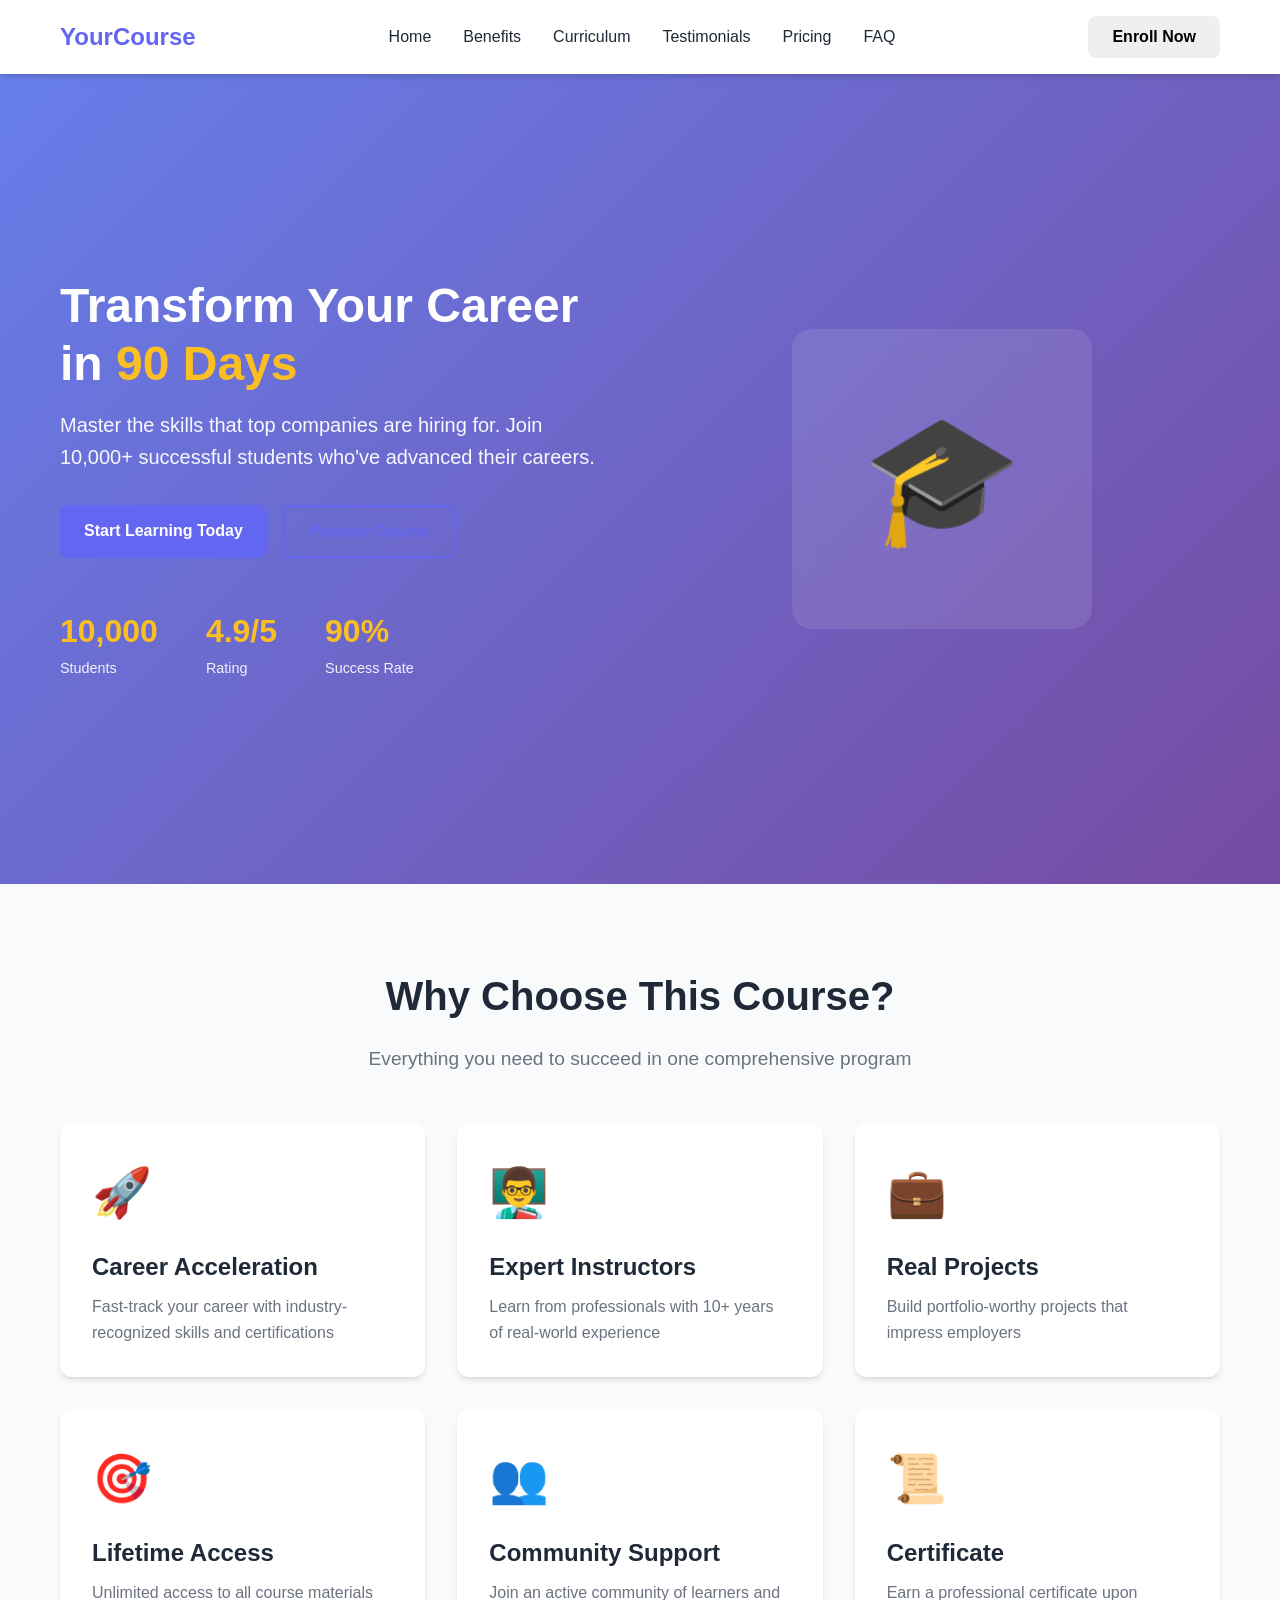
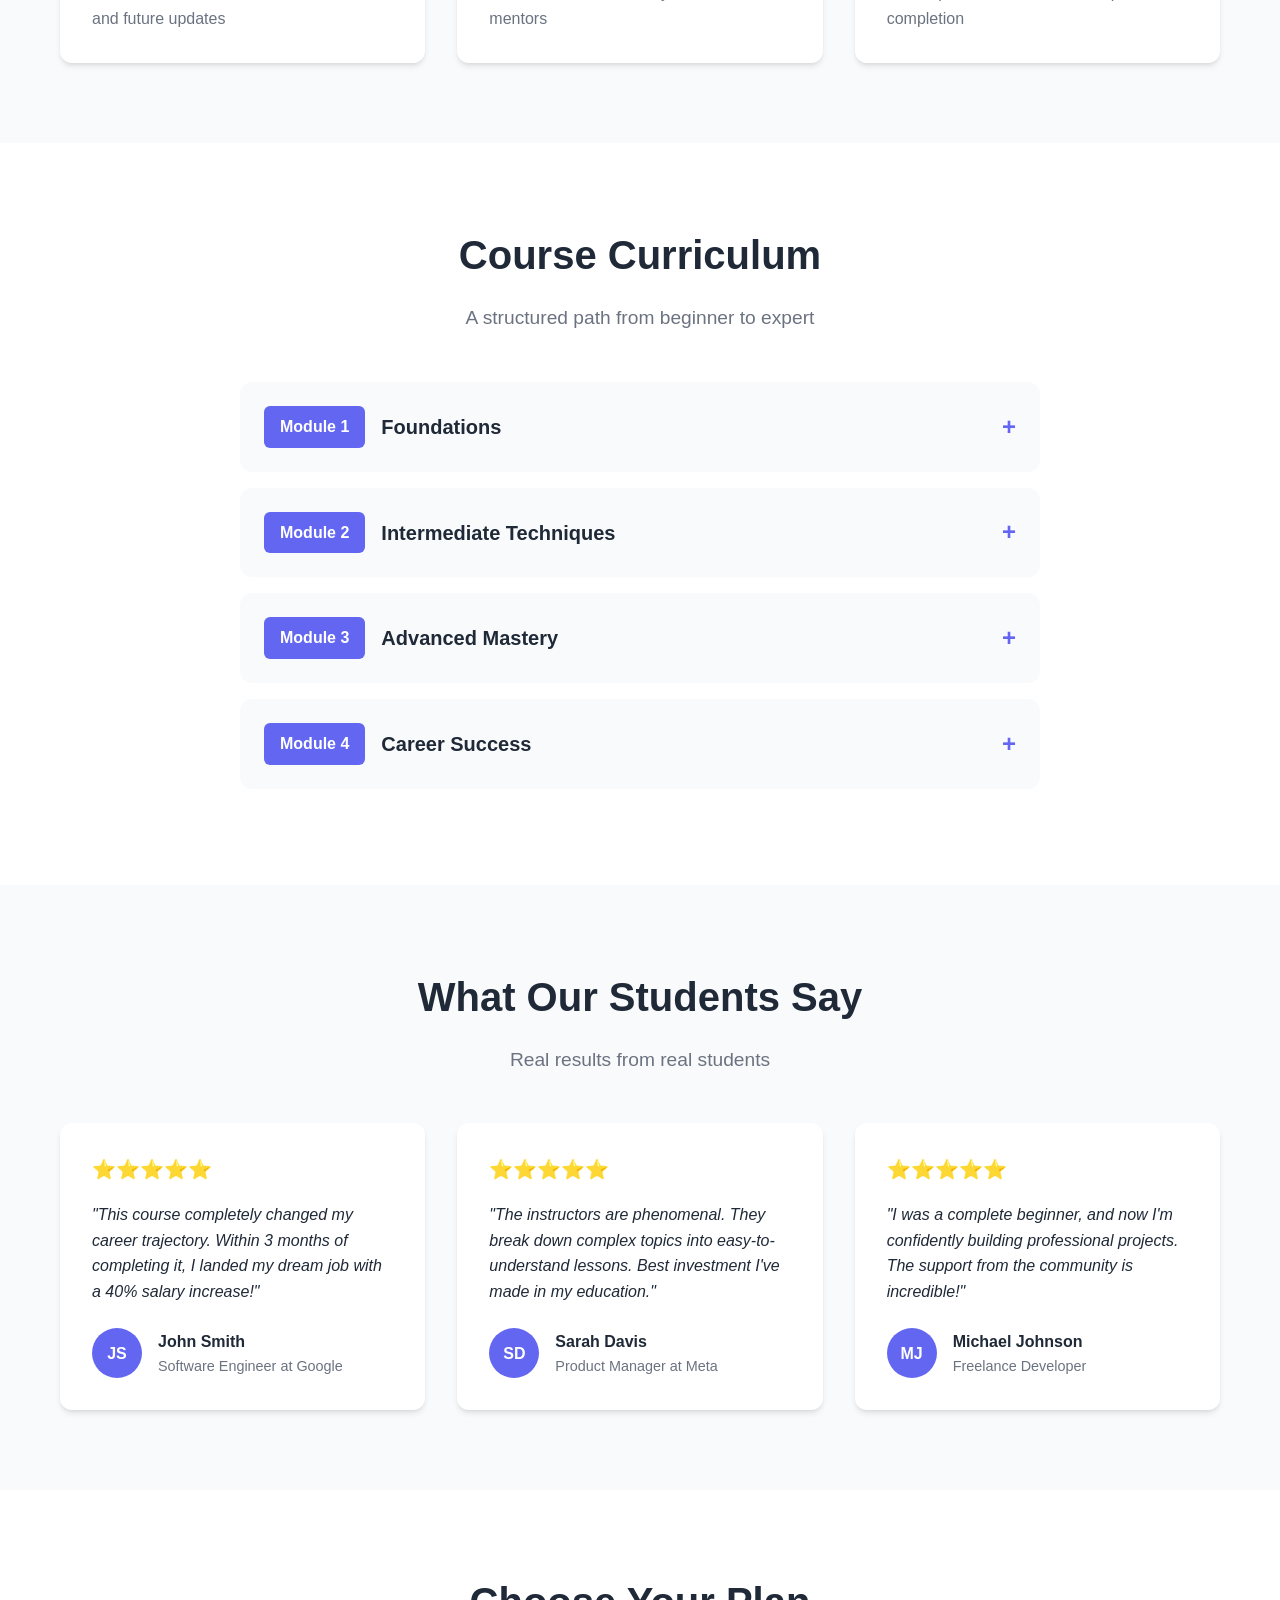
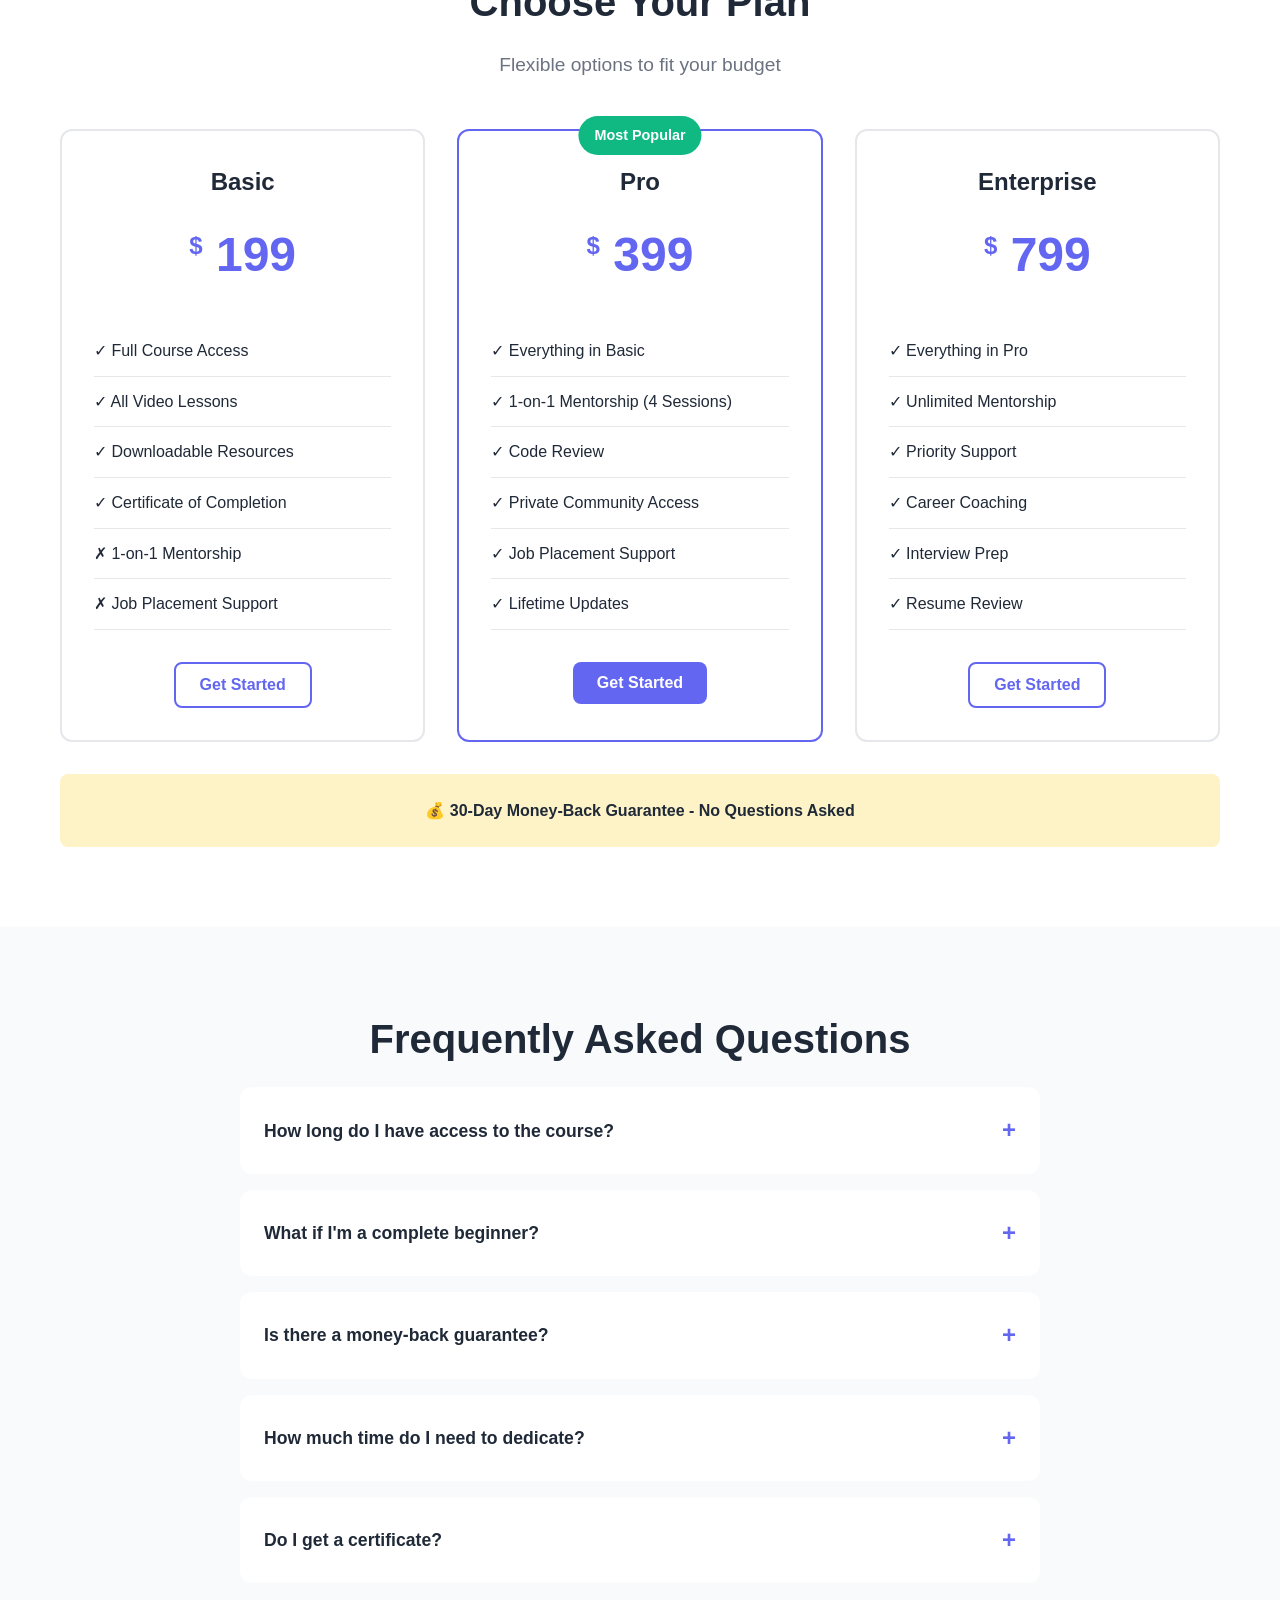
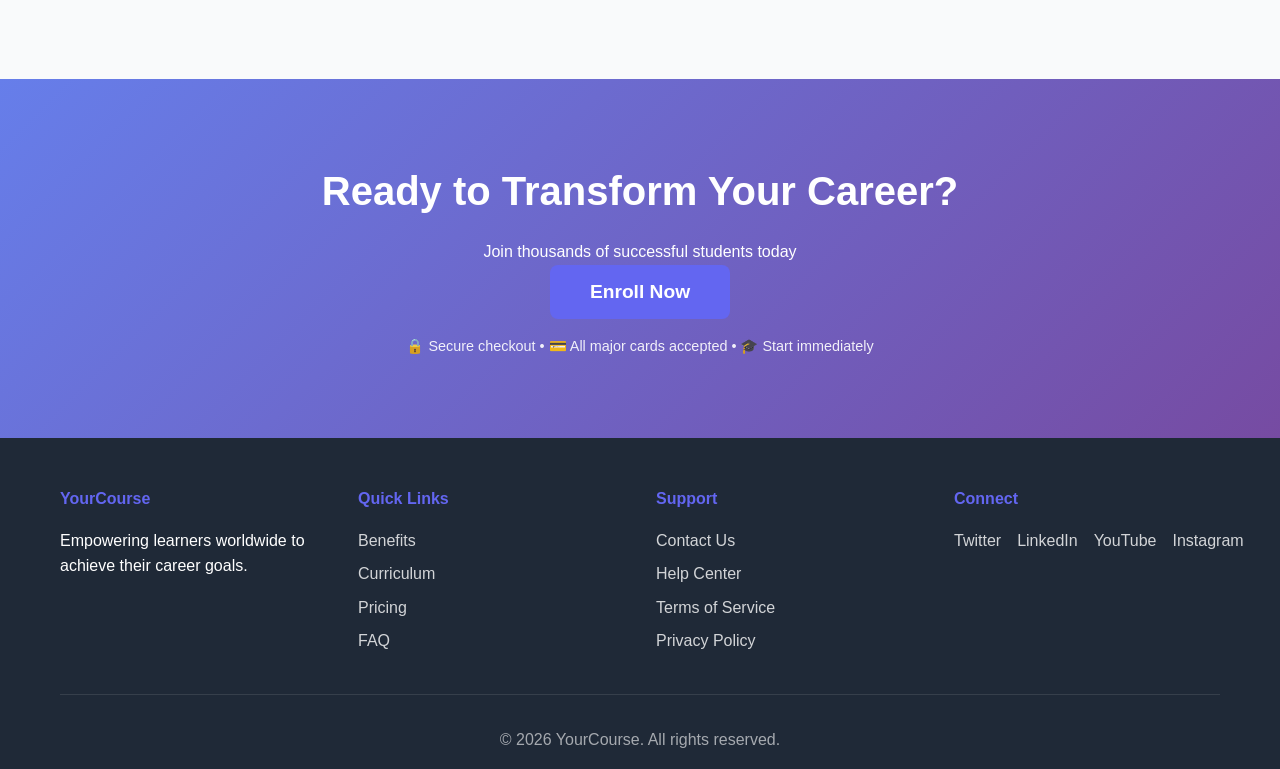
<file: index.html>
<!DOCTYPE html>
<html lang="en">
<head>
    <meta charset="UTF-8">
    <meta name="viewport" content="width=device-width, initial-scale=1.0">
    <meta name="description" content="Transform your career with our comprehensive course. Learn from industry experts and master in-demand skills.">
    <title>Master Your Skills - Professional Course</title>
    <link rel="stylesheet" href="styles.css">
    <script src="config.js"></script>
</head>
<body>
    <!-- Navigation -->
    <nav class="navbar" id="navbar">
        <div class="container nav-container">
            <div class="logo">YourCourse</div>
            <ul class="nav-menu" id="navMenu">
                <li><a href="#hero">Home</a></li>
                <li><a href="#benefits">Benefits</a></li>
                <li><a href="#curriculum">Curriculum</a></li>
                <li><a href="#testimonials">Testimonials</a></li>
                <li><a href="#pricing">Pricing</a></li>
                <li><a href="#faq">FAQ</a></li>
            </ul>
            <button class="cta-button nav-cta">Enroll Now</button>
            <div class="hamburger" id="hamburger">
                <span></span>
                <span></span>
                <span></span>
            </div>
        </div>
    </nav>

    <!-- Hero Section -->
    <section id="hero" class="hero">
        <div class="container hero-container">
            <div class="hero-content">
                <h1 class="hero-title">Transform Your Career in <span class="highlight">90 Days</span></h1>
                <p class="hero-subtitle">Master the skills that top companies are hiring for. Join 10,000+ successful students who've advanced their careers.</p>
                <div class="hero-cta">
                    <button class="cta-button primary">Start Learning Today</button>
                    <a href="course.html" class="cta-button secondary" style="text-decoration: none; display: inline-block;">Preview Course</a>
                </div>
                <div class="hero-stats">
                    <div class="stat">
                        <span class="stat-number">10,000+</span>
                        <span class="stat-label">Students</span>
                    </div>
                    <div class="stat">
                        <span class="stat-number">4.9/5</span>
                        <span class="stat-label">Rating</span>
                    </div>
                    <div class="stat">
                        <span class="stat-number">90%</span>
                        <span class="stat-label">Success Rate</span>
                    </div>
                </div>
            </div>
            <div class="hero-image">
                <div class="placeholder-image">🎓</div>
            </div>
        </div>
    </section>

    <!-- Benefits Section -->
    <section id="benefits" class="benefits">
        <div class="container">
            <h2 class="section-title">Why Choose This Course?</h2>
            <p class="section-subtitle">Everything you need to succeed in one comprehensive program</p>
            <div class="benefits-grid">
                <div class="benefit-card">
                    <div class="benefit-icon">🚀</div>
                    <h3>Career Acceleration</h3>
                    <p>Fast-track your career with industry-recognized skills and certifications</p>
                </div>
                <div class="benefit-card">
                    <div class="benefit-icon">👨‍🏫</div>
                    <h3>Expert Instructors</h3>
                    <p>Learn from professionals with 10+ years of real-world experience</p>
                </div>
                <div class="benefit-card">
                    <div class="benefit-icon">💼</div>
                    <h3>Real Projects</h3>
                    <p>Build portfolio-worthy projects that impress employers</p>
                </div>
                <div class="benefit-card">
                    <div class="benefit-icon">🎯</div>
                    <h3>Lifetime Access</h3>
                    <p>Unlimited access to all course materials and future updates</p>
                </div>
                <div class="benefit-card">
                    <div class="benefit-icon">👥</div>
                    <h3>Community Support</h3>
                    <p>Join an active community of learners and mentors</p>
                </div>
                <div class="benefit-card">
                    <div class="benefit-icon">📜</div>
                    <h3>Certificate</h3>
                    <p>Earn a professional certificate upon completion</p>
                </div>
            </div>
        </div>
    </section>

    <!-- Curriculum Section -->
    <section id="curriculum" class="curriculum">
        <div class="container">
            <h2 class="section-title">Course Curriculum</h2>
            <p class="section-subtitle">A structured path from beginner to expert</p>
            <div class="curriculum-container">
                <div class="module">
                    <div class="module-header">
                        <span class="module-number">Module 1</span>
                        <h3>Foundations</h3>
                        <span class="module-toggle">+</span>
                    </div>
                    <div class="module-content">
                        <ul>
                            <li>✓ Introduction and Overview</li>
                            <li>✓ Core Concepts and Principles</li>
                            <li>✓ Setting Up Your Environment</li>
                            <li>✓ First Hands-On Project</li>
                        </ul>
                    </div>
                </div>
                <div class="module">
                    <div class="module-header">
                        <span class="module-number">Module 2</span>
                        <h3>Intermediate Techniques</h3>
                        <span class="module-toggle">+</span>
                    </div>
                    <div class="module-content">
                        <ul>
                            <li>✓ Advanced Concepts</li>
                            <li>✓ Best Practices and Patterns</li>
                            <li>✓ Real-World Applications</li>
                            <li>✓ Project: Build a Full Application</li>
                        </ul>
                    </div>
                </div>
                <div class="module">
                    <div class="module-header">
                        <span class="module-number">Module 3</span>
                        <h3>Advanced Mastery</h3>
                        <span class="module-toggle">+</span>
                    </div>
                    <div class="module-content">
                        <ul>
                            <li>✓ Expert-Level Techniques</li>
                            <li>✓ Performance Optimization</li>
                            <li>✓ Industry Best Practices</li>
                            <li>✓ Capstone Project</li>
                        </ul>
                    </div>
                </div>
                <div class="module">
                    <div class="module-header">
                        <span class="module-number">Module 4</span>
                        <h3>Career Success</h3>
                        <span class="module-toggle">+</span>
                    </div>
                    <div class="module-content">
                        <ul>
                            <li>✓ Portfolio Development</li>
                            <li>✓ Interview Preparation</li>
                            <li>✓ Job Search Strategies</li>
                            <li>✓ Continuing Education Path</li>
                        </ul>
                    </div>
                </div>
            </div>
        </div>
    </section>

    <!-- Testimonials Section -->
    <section id="testimonials" class="testimonials">
        <div class="container">
            <h2 class="section-title">What Our Students Say</h2>
            <p class="section-subtitle">Real results from real students</p>
            <div class="testimonials-grid">
                <div class="testimonial-card">
                    <div class="stars">⭐⭐⭐⭐⭐</div>
                    <p class="testimonial-text">"This course completely changed my career trajectory. Within 3 months of completing it, I landed my dream job with a 40% salary increase!"</p>
                    <div class="testimonial-author">
                        <div class="author-avatar">JS</div>
                        <div>
                            <div class="author-name">John Smith</div>
                            <div class="author-title">Software Engineer at Google</div>
                        </div>
                    </div>
                </div>
                <div class="testimonial-card">
                    <div class="stars">⭐⭐⭐⭐⭐</div>
                    <p class="testimonial-text">"The instructors are phenomenal. They break down complex topics into easy-to-understand lessons. Best investment I've made in my education."</p>
                    <div class="testimonial-author">
                        <div class="author-avatar">SD</div>
                        <div>
                            <div class="author-name">Sarah Davis</div>
                            <div class="author-title">Product Manager at Meta</div>
                        </div>
                    </div>
                </div>
                <div class="testimonial-card">
                    <div class="stars">⭐⭐⭐⭐⭐</div>
                    <p class="testimonial-text">"I was a complete beginner, and now I'm confidently building professional projects. The support from the community is incredible!"</p>
                    <div class="testimonial-author">
                        <div class="author-avatar">MJ</div>
                        <div>
                            <div class="author-name">Michael Johnson</div>
                            <div class="author-title">Freelance Developer</div>
                        </div>
                    </div>
                </div>
            </div>
        </div>
    </section>

    <!-- Pricing Section -->
    <section id="pricing" class="pricing">
        <div class="container">
            <h2 class="section-title">Choose Your Plan</h2>
            <p class="section-subtitle">Flexible options to fit your budget</p>
            <div class="pricing-grid">
                <div class="pricing-card">
                    <h3 class="plan-name">Basic</h3>
                    <div class="plan-price">
                        <span class="currency">$</span>
                        <span class="amount">199</span>
                    </div>
                    <ul class="plan-features">
                        <li>✓ Full Course Access</li>
                        <li>✓ All Video Lessons</li>
                        <li>✓ Downloadable Resources</li>
                        <li>✓ Certificate of Completion</li>
                        <li>✗ 1-on-1 Mentorship</li>
                        <li>✗ Job Placement Support</li>
                    </ul>
                    <button class="cta-button secondary">Get Started</button>
                </div>
                <div class="pricing-card featured">
                    <div class="popular-badge">Most Popular</div>
                    <h3 class="plan-name">Pro</h3>
                    <div class="plan-price">
                        <span class="currency">$</span>
                        <span class="amount">399</span>
                    </div>
                    <ul class="plan-features">
                        <li>✓ Everything in Basic</li>
                        <li>✓ 1-on-1 Mentorship (4 Sessions)</li>
                        <li>✓ Code Review</li>
                        <li>✓ Private Community Access</li>
                        <li>✓ Job Placement Support</li>
                        <li>✓ Lifetime Updates</li>
                    </ul>
                    <button class="cta-button primary">Get Started</button>
                </div>
                <div class="pricing-card">
                    <h3 class="plan-name">Enterprise</h3>
                    <div class="plan-price">
                        <span class="currency">$</span>
                        <span class="amount">799</span>
                    </div>
                    <ul class="plan-features">
                        <li>✓ Everything in Pro</li>
                        <li>✓ Unlimited Mentorship</li>
                        <li>✓ Priority Support</li>
                        <li>✓ Career Coaching</li>
                        <li>✓ Interview Prep</li>
                        <li>✓ Resume Review</li>
                    </ul>
                    <button class="cta-button secondary">Get Started</button>
                </div>
            </div>
            <div class="money-back">
                <p>💰 30-Day Money-Back Guarantee - No Questions Asked</p>
            </div>
        </div>
    </section>

    <!-- FAQ Section -->
    <section id="faq" class="faq">
        <div class="container">
            <h2 class="section-title">Frequently Asked Questions</h2>
            <div class="faq-container">
                <div class="faq-item">
                    <div class="faq-question">
                        <h3>How long do I have access to the course?</h3>
                        <span class="faq-toggle">+</span>
                    </div>
                    <div class="faq-answer">
                        <p>You have lifetime access to the course materials, including all future updates and additions. Learn at your own pace!</p>
                    </div>
                </div>
                <div class="faq-item">
                    <div class="faq-question">
                        <h3>What if I'm a complete beginner?</h3>
                        <span class="faq-toggle">+</span>
                    </div>
                    <div class="faq-answer">
                        <p>This course is designed for all levels. We start from the basics and progressively build your skills to an advanced level.</p>
                    </div>
                </div>
                <div class="faq-item">
                    <div class="faq-question">
                        <h3>Is there a money-back guarantee?</h3>
                        <span class="faq-toggle">+</span>
                    </div>
                    <div class="faq-answer">
                        <p>Yes! We offer a 30-day money-back guarantee. If you're not satisfied for any reason, we'll refund your purchase in full.</p>
                    </div>
                </div>
                <div class="faq-item">
                    <div class="faq-question">
                        <h3>How much time do I need to dedicate?</h3>
                        <span class="faq-toggle">+</span>
                    </div>
                    <div class="faq-answer">
                        <p>We recommend 5-10 hours per week to complete the course in 90 days. However, you can learn at your own pace with lifetime access.</p>
                    </div>
                </div>
                <div class="faq-item">
                    <div class="faq-question">
                        <h3>Do I get a certificate?</h3>
                        <span class="faq-toggle">+</span>
                    </div>
                    <div class="faq-answer">
                        <p>Yes! Upon completion, you'll receive a professional certificate that you can add to your resume and LinkedIn profile.</p>
                    </div>
                </div>
            </div>
        </div>
    </section>

    <!-- CTA Section -->
    <section class="cta-section">
        <div class="container">
            <h2>Ready to Transform Your Career?</h2>
            <p>Join thousands of successful students today</p>
            <button class="cta-button primary large">Enroll Now</button>
            <p class="cta-note">🔒 Secure checkout • 💳 All major cards accepted • 🎓 Start immediately</p>
        </div>
    </section>

    <!-- Footer -->
    <footer class="footer">
        <div class="container">
            <div class="footer-content">
                <div class="footer-section">
                    <h4>YourCourse</h4>
                    <p>Empowering learners worldwide to achieve their career goals.</p>
                </div>
                <div class="footer-section">
                    <h4>Quick Links</h4>
                    <ul>
                        <li><a href="#benefits">Benefits</a></li>
                        <li><a href="#curriculum">Curriculum</a></li>
                        <li><a href="#pricing">Pricing</a></li>
                        <li><a href="#faq">FAQ</a></li>
                    </ul>
                </div>
                <div class="footer-section">
                    <h4>Support</h4>
                    <ul>
                        <li><a href="#">Contact Us</a></li>
                        <li><a href="#">Help Center</a></li>
                        <li><a href="#">Terms of Service</a></li>
                        <li><a href="#">Privacy Policy</a></li>
                    </ul>
                </div>
                <div class="footer-section">
                    <h4>Connect</h4>
                    <div class="social-links">
                        <a href="#">Twitter</a>
                        <a href="#">LinkedIn</a>
                        <a href="#">YouTube</a>
                        <a href="#">Instagram</a>
                    </div>
                </div>
            </div>
            <div class="footer-bottom">
                <p id="copyright-text">&copy; 2024 YourCourse. All rights reserved.</p>
            </div>
        </div>
    </footer>

    <script src="script.js"></script>
</body>
</html>
</file>
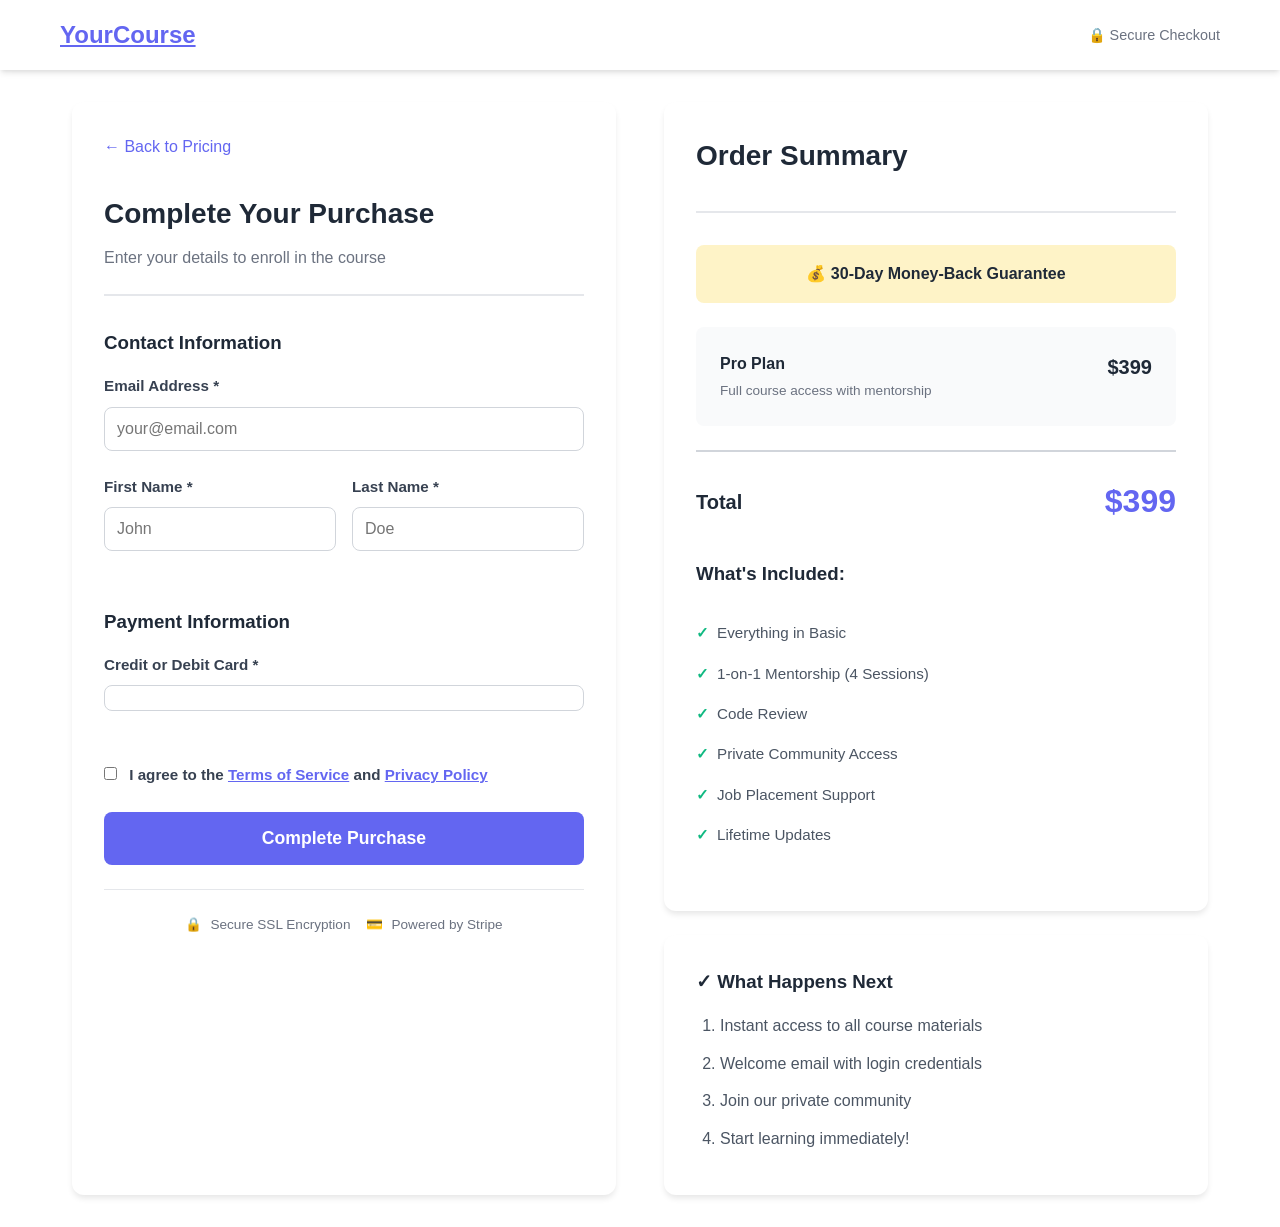
<file: checkout.html>
<!DOCTYPE html>
<html lang="en">
<head>
    <meta charset="UTF-8">
    <meta name="viewport" content="width=device-width, initial-scale=1.0">
    <meta name="description" content="Secure checkout for course enrollment">
    <title>Checkout - YourCourse</title>
    <link rel="stylesheet" href="styles.css">
    <style>
        .checkout-container {
            max-width: 1200px;
            margin: 2rem auto;
            padding: 0 2rem;
            display: grid;
            grid-template-columns: 1fr 1fr;
            gap: 3rem;
        }

        .checkout-section {
            background: white;
            padding: 2rem;
            border-radius: 12px;
            box-shadow: 0 4px 6px -1px rgba(0, 0, 0, 0.1);
        }

        .checkout-header {
            border-bottom: 2px solid #e5e7eb;
            padding-bottom: 1.5rem;
            margin-bottom: 2rem;
        }

        .checkout-header h2 {
            font-size: 1.75rem;
            color: #1f2937;
            margin-bottom: 0.5rem;
        }

        .form-group {
            margin-bottom: 1.5rem;
        }

        .form-group label {
            display: block;
            font-weight: 600;
            color: #374151;
            margin-bottom: 0.5rem;
            font-size: 0.95rem;
        }

        .form-group input,
        .form-group select {
            width: 100%;
            padding: 0.75rem;
            border: 1px solid #d1d5db;
            border-radius: 8px;
            font-size: 1rem;
            transition: border-color 0.2s ease;
        }

        .form-group input:focus,
        .form-group select:focus {
            outline: none;
            border-color: #6366f1;
            box-shadow: 0 0 0 3px rgba(99, 102, 241, 0.1);
        }

        .form-row {
            display: grid;
            grid-template-columns: 1fr 1fr;
            gap: 1rem;
        }

        #card-element {
            padding: 0.75rem;
            border: 1px solid #d1d5db;
            border-radius: 8px;
            background: white;
        }

        #card-errors {
            color: #ef4444;
            font-size: 0.9rem;
            margin-top: 0.5rem;
            min-height: 20px;
        }

        .order-summary {
            background: #f9fafb;
            padding: 1.5rem;
            border-radius: 8px;
            margin-bottom: 1.5rem;
        }

        .order-item {
            display: flex;
            justify-content: space-between;
            margin-bottom: 1rem;
            padding-bottom: 1rem;
            border-bottom: 1px solid #e5e7eb;
        }

        .order-item:last-child {
            border-bottom: none;
            margin-bottom: 0;
            padding-bottom: 0;
        }

        .order-item-info h4 {
            font-size: 1rem;
            color: #1f2937;
            margin-bottom: 0.25rem;
        }

        .order-item-info p {
            font-size: 0.85rem;
            color: #6b7280;
        }

        .order-item-price {
            font-size: 1.25rem;
            font-weight: 700;
            color: #1f2937;
        }

        .order-total {
            display: flex;
            justify-content: space-between;
            align-items: center;
            padding-top: 1.5rem;
            margin-top: 1.5rem;
            border-top: 2px solid #d1d5db;
        }

        .order-total span:first-child {
            font-size: 1.25rem;
            font-weight: 700;
            color: #1f2937;
        }

        .order-total span:last-child {
            font-size: 2rem;
            font-weight: 800;
            color: #6366f1;
        }

        .features-list {
            list-style: none;
            margin: 1.5rem 0;
        }

        .features-list li {
            padding: 0.5rem 0;
            color: #4b5563;
            font-size: 0.95rem;
        }

        .features-list li:before {
            content: "✓";
            color: #10b981;
            font-weight: 700;
            margin-right: 0.5rem;
        }

        .submit-button {
            width: 100%;
            padding: 1rem;
            background: #6366f1;
            color: white;
            border: none;
            border-radius: 8px;
            font-size: 1.1rem;
            font-weight: 600;
            cursor: pointer;
            transition: all 0.2s ease;
        }

        .submit-button:hover {
            background: #4f46e5;
            transform: translateY(-2px);
            box-shadow: 0 10px 15px -3px rgba(0, 0, 0, 0.1);
        }

        .submit-button:disabled {
            background: #9ca3af;
            cursor: not-allowed;
            transform: none;
        }

        .security-badges {
            display: flex;
            justify-content: center;
            align-items: center;
            gap: 1rem;
            margin-top: 1.5rem;
            padding-top: 1.5rem;
            border-top: 1px solid #e5e7eb;
        }

        .security-badge {
            display: flex;
            align-items: center;
            gap: 0.5rem;
            font-size: 0.85rem;
            color: #6b7280;
        }

        .money-back-banner {
            background: #fef3c7;
            padding: 1rem;
            border-radius: 8px;
            text-align: center;
            margin-bottom: 1.5rem;
            font-weight: 600;
            color: #1f2937;
        }

        .loading-spinner {
            display: none;
            width: 20px;
            height: 20px;
            border: 3px solid rgba(255, 255, 255, 0.3);
            border-top-color: white;
            border-radius: 50%;
            animation: spin 0.6s linear infinite;
            margin: 0 auto;
        }

        @keyframes spin {
            to { transform: rotate(360deg); }
        }

        .error-message {
            background: #fee2e2;
            color: #991b1b;
            padding: 1rem;
            border-radius: 8px;
            margin-bottom: 1.5rem;
            display: none;
        }

        .success-message {
            background: #d1fae5;
            color: #065f46;
            padding: 1rem;
            border-radius: 8px;
            margin-bottom: 1.5rem;
            display: none;
        }

        @media (max-width: 968px) {
            .checkout-container {
                grid-template-columns: 1fr;
            }

            .form-row {
                grid-template-columns: 1fr;
            }
        }

        .back-link {
            display: inline-flex;
            align-items: center;
            gap: 0.5rem;
            color: #6366f1;
            text-decoration: none;
            margin-bottom: 2rem;
            font-weight: 500;
        }

        .back-link:hover {
            text-decoration: underline;
        }
    </style>
    <script src="https://js.stripe.com/v3/"></script>
    <script src="config.js"></script>
</head>
<body>
    <!-- Navigation -->
    <nav class="navbar" id="navbar">
        <div class="container nav-container">
            <a href="index.html" class="logo">YourCourse</a>
            <div style="display: flex; align-items: center; gap: 1rem;">
                <span style="color: #6b7280; font-size: 0.9rem;">🔒 Secure Checkout</span>
            </div>
        </div>
    </nav>

    <div class="checkout-container">
        <!-- Left Column - Payment Form -->
        <div class="checkout-section">
            <a href="index.html#pricing" class="back-link">← Back to Pricing</a>

            <div class="checkout-header">
                <h2>Complete Your Purchase</h2>
                <p style="color: #6b7280;">Enter your details to enroll in the course</p>
            </div>

            <div class="error-message" id="errorMessage"></div>
            <div class="success-message" id="successMessage"></div>

            <form id="payment-form">
                <h3 style="margin-bottom: 1rem; color: #1f2937;">Contact Information</h3>

                <div class="form-group">
                    <label for="email">Email Address *</label>
                    <input type="email" id="email" name="email" required placeholder="your@email.com">
                </div>

                <div class="form-row">
                    <div class="form-group">
                        <label for="firstName">First Name *</label>
                        <input type="text" id="firstName" name="firstName" required placeholder="John">
                    </div>
                    <div class="form-group">
                        <label for="lastName">Last Name *</label>
                        <input type="text" id="lastName" name="lastName" required placeholder="Doe">
                    </div>
                </div>

                <h3 style="margin: 2rem 0 1rem; color: #1f2937;">Payment Information</h3>

                <div class="form-group">
                    <label for="card-element">Credit or Debit Card *</label>
                    <div id="card-element"></div>
                    <div id="card-errors"></div>
                </div>

                <div class="form-group">
                    <label>
                        <input type="checkbox" id="terms" required style="width: auto; margin-right: 0.5rem;">
                        I agree to the <a href="terms.html" target="_blank" style="color: #6366f1;">Terms of Service</a> and <a href="privacy.html" target="_blank" style="color: #6366f1;">Privacy Policy</a>
                    </label>
                </div>

                <button type="submit" class="submit-button" id="submit-button">
                    <span id="button-text">Complete Purchase</span>
                    <div class="loading-spinner" id="spinner"></div>
                </button>

                <div class="security-badges">
                    <div class="security-badge">
                        <span>🔒</span>
                        <span>Secure SSL Encryption</span>
                    </div>
                    <div class="security-badge">
                        <span>💳</span>
                        <span>Powered by Stripe</span>
                    </div>
                </div>
            </form>
        </div>

        <!-- Right Column - Order Summary -->
        <div>
            <div class="checkout-section">
                <div class="checkout-header">
                    <h2>Order Summary</h2>
                </div>

                <div class="money-back-banner">
                    💰 30-Day Money-Back Guarantee
                </div>

                <div class="order-summary">
                    <div class="order-item">
                        <div class="order-item-info">
                            <h4 id="plan-name">Pro Plan</h4>
                            <p id="plan-description">Full course access with mentorship</p>
                        </div>
                        <div class="order-item-price" id="plan-price">$399</div>
                    </div>
                </div>

                <div class="order-total">
                    <span>Total</span>
                    <span id="total-price">$399</span>
                </div>

                <h3 style="margin: 2rem 0 1rem; color: #1f2937;">What's Included:</h3>
                <ul class="features-list" id="features-list">
                    <li>Everything in Basic</li>
                    <li>1-on-1 Mentorship (4 Sessions)</li>
                    <li>Code Review</li>
                    <li>Private Community Access</li>
                    <li>Job Placement Support</li>
                    <li>Lifetime Updates</li>
                </ul>
            </div>

            <div class="checkout-section" style="margin-top: 1.5rem;">
                <h3 style="margin-bottom: 1rem; color: #1f2937;">✓ What Happens Next</h3>
                <ol style="padding-left: 1.5rem; color: #4b5563;">
                    <li style="margin-bottom: 0.75rem;">Instant access to all course materials</li>
                    <li style="margin-bottom: 0.75rem;">Welcome email with login credentials</li>
                    <li style="margin-bottom: 0.75rem;">Join our private community</li>
                    <li style="margin-bottom: 0.75rem;">Start learning immediately!</li>
                </ol>
            </div>
        </div>
    </div>

    <script src="checkout.js"></script>
</body>
</html>
</file>
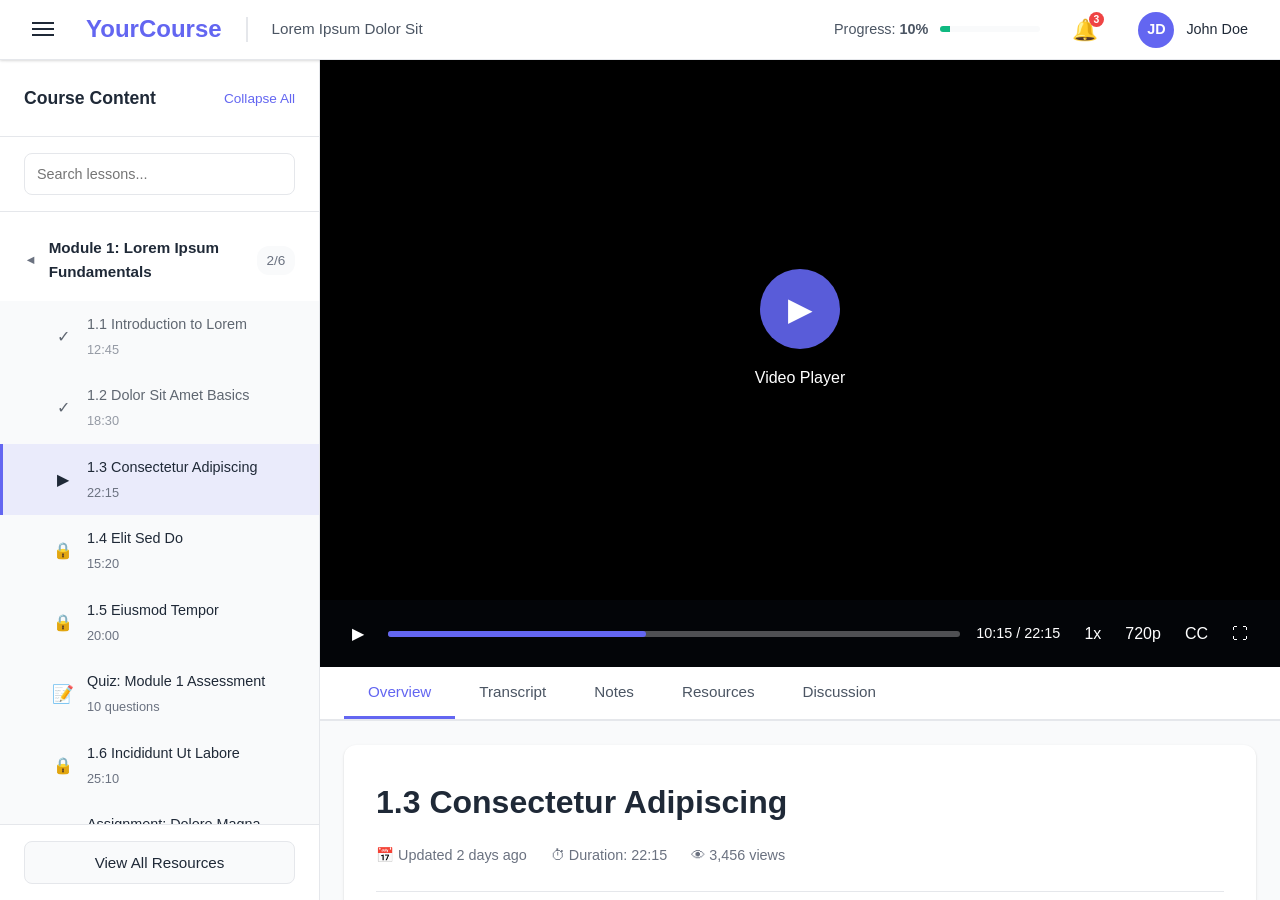
<file: course.html>
<!DOCTYPE html>
<html lang="en">
<head>
    <meta charset="UTF-8">
    <meta name="viewport" content="width=device-width, initial-scale=1.0">
    <meta name="description" content="Course content and lessons">
    <title>Course Content - Learning Platform</title>
    <link rel="stylesheet" href="course-styles.css">
</head>
<body>
    <!-- Top Navigation Bar -->
    <nav class="top-nav">
        <div class="nav-left">
            <button class="menu-toggle" id="menuToggle">
                <span></span>
                <span></span>
                <span></span>
            </button>
            <a href="index.html" class="logo">YourCourse</a>
            <span class="course-title">Lorem Ipsum Dolor Sit</span>
        </div>
        <div class="nav-right">
            <div class="progress-indicator">
                <span class="progress-text">Progress: <strong>35%</strong></span>
                <div class="progress-bar-small">
                    <div class="progress-fill" style="width: 35%"></div>
                </div>
            </div>
            <button class="btn-icon" title="Notifications">
                <span class="notification-badge">3</span>
                🔔
            </button>
            <div class="user-menu">
                <div class="user-avatar">JD</div>
                <span class="user-name">John Doe</span>
            </div>
        </div>
    </nav>

    <div class="course-container">
        <!-- Sidebar Navigation -->
        <aside class="sidebar" id="sidebar">
            <div class="sidebar-header">
                <h3>Course Content</h3>
                <button class="collapse-all" id="collapseAll">Collapse All</button>
            </div>

            <div class="search-lessons">
                <input type="text" placeholder="Search lessons..." id="searchLessons">
            </div>

            <div class="modules-container">
                <!-- Module 1 -->
                <div class="module-item active">
                    <div class="module-header">
                        <div class="module-title-wrapper">
                            <span class="expand-icon">▼</span>
                            <h4>Module 1: Lorem Ipsum Fundamentals</h4>
                        </div>
                        <span class="module-progress">3/8</span>
                    </div>
                    <div class="lessons-list">
                        <div class="lesson-item completed">
                            <span class="lesson-icon">✓</span>
                            <div class="lesson-info">
                                <span class="lesson-title">1.1 Introduction to Lorem</span>
                                <span class="lesson-duration">12:45</span>
                            </div>
                        </div>
                        <div class="lesson-item completed">
                            <span class="lesson-icon">✓</span>
                            <div class="lesson-info">
                                <span class="lesson-title">1.2 Dolor Sit Amet Basics</span>
                                <span class="lesson-duration">18:30</span>
                            </div>
                        </div>
                        <div class="lesson-item active">
                            <span class="lesson-icon">▶</span>
                            <div class="lesson-info">
                                <span class="lesson-title">1.3 Consectetur Adipiscing</span>
                                <span class="lesson-duration">22:15</span>
                            </div>
                        </div>
                        <div class="lesson-item">
                            <span class="lesson-icon">🔒</span>
                            <div class="lesson-info">
                                <span class="lesson-title">1.4 Elit Sed Do</span>
                                <span class="lesson-duration">15:20</span>
                            </div>
                        </div>
                        <div class="lesson-item">
                            <span class="lesson-icon">🔒</span>
                            <div class="lesson-info">
                                <span class="lesson-title">1.5 Eiusmod Tempor</span>
                                <span class="lesson-duration">20:00</span>
                            </div>
                        </div>
                        <div class="lesson-item quiz">
                            <span class="lesson-icon">📝</span>
                            <div class="lesson-info">
                                <span class="lesson-title">Quiz: Module 1 Assessment</span>
                                <span class="lesson-duration">10 questions</span>
                            </div>
                        </div>
                        <div class="lesson-item">
                            <span class="lesson-icon">🔒</span>
                            <div class="lesson-info">
                                <span class="lesson-title">1.6 Incididunt Ut Labore</span>
                                <span class="lesson-duration">25:10</span>
                            </div>
                        </div>
                        <div class="lesson-item assignment">
                            <span class="lesson-icon">📄</span>
                            <div class="lesson-info">
                                <span class="lesson-title">Assignment: Dolore Magna Project</span>
                                <span class="lesson-duration">Due in 5 days</span>
                            </div>
                        </div>
                    </div>
                </div>

                <!-- Module 2 -->
                <div class="module-item">
                    <div class="module-header">
                        <div class="module-title-wrapper">
                            <span class="expand-icon">▶</span>
                            <h4>Module 2: Advanced Aliqua Techniques</h4>
                        </div>
                        <span class="module-progress">0/6</span>
                    </div>
                    <div class="lessons-list" style="display: none;">
                        <div class="lesson-item">
                            <span class="lesson-icon">🔒</span>
                            <div class="lesson-info">
                                <span class="lesson-title">2.1 Ut Enim Ad Minim</span>
                                <span class="lesson-duration">16:40</span>
                            </div>
                        </div>
                        <div class="lesson-item">
                            <span class="lesson-icon">🔒</span>
                            <div class="lesson-info">
                                <span class="lesson-title">2.2 Veniam Quis Nostrud</span>
                                <span class="lesson-duration">19:25</span>
                            </div>
                        </div>
                        <div class="lesson-item">
                            <span class="lesson-icon">🔒</span>
                            <div class="lesson-info">
                                <span class="lesson-title">2.3 Exercitation Ullamco</span>
                                <span class="lesson-duration">23:50</span>
                            </div>
                        </div>
                        <div class="lesson-item">
                            <span class="lesson-icon">🔒</span>
                            <div class="lesson-info">
                                <span class="lesson-title">2.4 Laboris Nisi Ut</span>
                                <span class="lesson-duration">21:15</span>
                            </div>
                        </div>
                        <div class="lesson-item quiz">
                            <span class="lesson-icon">📝</span>
                            <div class="lesson-info">
                                <span class="lesson-title">Quiz: Module 2 Assessment</span>
                                <span class="lesson-duration">15 questions</span>
                            </div>
                        </div>
                        <div class="lesson-item">
                            <span class="lesson-icon">🔒</span>
                            <div class="lesson-info">
                                <span class="lesson-title">2.5 Aliquip Ex Ea Commodo</span>
                                <span class="lesson-duration">28:30</span>
                            </div>
                        </div>
                    </div>
                </div>

                <!-- Module 3 -->
                <div class="module-item">
                    <div class="module-header">
                        <div class="module-title-wrapper">
                            <span class="expand-icon">▶</span>
                            <h4>Module 3: Consequat Duis Mastery</h4>
                        </div>
                        <span class="module-progress">0/7</span>
                    </div>
                    <div class="lessons-list" style="display: none;">
                        <div class="lesson-item">
                            <span class="lesson-icon">🔒</span>
                            <div class="lesson-info">
                                <span class="lesson-title">3.1 Aute Irure Dolor</span>
                                <span class="lesson-duration">14:55</span>
                            </div>
                        </div>
                        <div class="lesson-item">
                            <span class="lesson-icon">🔒</span>
                            <div class="lesson-info">
                                <span class="lesson-title">3.2 Reprehenderit in Voluptate</span>
                                <span class="lesson-duration">20:40</span>
                            </div>
                        </div>
                        <div class="lesson-item">
                            <span class="lesson-icon">🔒</span>
                            <div class="lesson-info">
                                <span class="lesson-title">3.3 Velit Esse Cillum</span>
                                <span class="lesson-duration">18:20</span>
                            </div>
                        </div>
                        <div class="lesson-item">
                            <span class="lesson-icon">🔒</span>
                            <div class="lesson-info">
                                <span class="lesson-title">3.4 Dolore Eu Fugiat</span>
                                <span class="lesson-duration">26:10</span>
                            </div>
                        </div>
                        <div class="lesson-item">
                            <span class="lesson-icon">🔒</span>
                            <div class="lesson-info">
                                <span class="lesson-title">3.5 Nulla Pariatur</span>
                                <span class="lesson-duration">22:35</span>
                            </div>
                        </div>
                        <div class="lesson-item quiz">
                            <span class="lesson-icon">📝</span>
                            <div class="lesson-info">
                                <span class="lesson-title">Quiz: Module 3 Assessment</span>
                                <span class="lesson-duration">20 questions</span>
                            </div>
                        </div>
                        <div class="lesson-item assignment">
                            <span class="lesson-icon">📄</span>
                            <div class="lesson-info">
                                <span class="lesson-title">Final Project: Excepteur Sint</span>
                                <span class="lesson-duration">Due in 14 days</span>
                            </div>
                        </div>
                    </div>
                </div>

                <!-- Module 4 -->
                <div class="module-item">
                    <div class="module-header">
                        <div class="module-title-wrapper">
                            <span class="expand-icon">▶</span>
                            <h4>Module 4: Occaecat Cupidatat Certification</h4>
                        </div>
                        <span class="module-progress">0/5</span>
                    </div>
                    <div class="lessons-list" style="display: none;">
                        <div class="lesson-item">
                            <span class="lesson-icon">🔒</span>
                            <div class="lesson-info">
                                <span class="lesson-title">4.1 Proident Sunt in Culpa</span>
                                <span class="lesson-duration">17:50</span>
                            </div>
                        </div>
                        <div class="lesson-item">
                            <span class="lesson-icon">🔒</span>
                            <div class="lesson-info">
                                <span class="lesson-title">4.2 Qui Officia Deserunt</span>
                                <span class="lesson-duration">24:15</span>
                            </div>
                        </div>
                        <div class="lesson-item">
                            <span class="lesson-icon">🔒</span>
                            <div class="lesson-info">
                                <span class="lesson-title">4.3 Mollit Anim Id</span>
                                <span class="lesson-duration">19:30</span>
                            </div>
                        </div>
                        <div class="lesson-item quiz">
                            <span class="lesson-icon">📝</span>
                            <div class="lesson-info">
                                <span class="lesson-title">Final Exam: Comprehensive Assessment</span>
                                <span class="lesson-duration">50 questions</span>
                            </div>
                        </div>
                        <div class="lesson-item">
                            <span class="lesson-icon">🎓</span>
                            <div class="lesson-info">
                                <span class="lesson-title">Certificate of Completion</span>
                                <span class="lesson-duration">Download</span>
                            </div>
                        </div>
                    </div>
                </div>
            </div>

            <div class="sidebar-footer">
                <button class="btn-secondary full-width">View All Resources</button>
            </div>
        </aside>

        <!-- Main Content Area -->
        <main class="main-content">
            <!-- Video Player Section -->
            <div class="video-container">
                <div class="video-player">
                    <div class="video-placeholder">
                        <div class="play-button">▶</div>
                        <p>Video Player</p>
                    </div>
                </div>
                <div class="video-controls">
                    <button class="control-btn" title="Play/Pause">▶</button>
                    <div class="progress-bar">
                        <div class="progress-filled" style="width: 45%"></div>
                    </div>
                    <span class="time-display">10:15 / 22:15</span>
                    <div class="video-options">
                        <button class="control-btn" title="Speed">1x</button>
                        <button class="control-btn" title="Quality">720p</button>
                        <button class="control-btn" title="Captions">CC</button>
                        <button class="control-btn" title="Fullscreen">⛶</button>
                    </div>
                </div>
            </div>

            <!-- Lesson Content Tabs -->
            <div class="content-tabs">
                <button class="tab-btn active" data-tab="overview">Overview</button>
                <button class="tab-btn" data-tab="transcript">Transcript</button>
                <button class="tab-btn" data-tab="notes">Notes</button>
                <button class="tab-btn" data-tab="resources">Resources</button>
                <button class="tab-btn" data-tab="discussion">Discussion</button>
            </div>

            <!-- Tab Content -->
            <div class="tab-content active" id="overview">
                <div class="lesson-header">
                    <h1>1.3 Consectetur Adipiscing</h1>
                    <div class="lesson-meta">
                        <span class="meta-item">📅 Updated 2 days ago</span>
                        <span class="meta-item">⏱ Duration: 22:15</span>
                        <span class="meta-item">👁 3,456 views</span>
                    </div>
                </div>

                <div class="lesson-content">
                    <h2>Lesson Overview</h2>
                    <p>Lorem ipsum dolor sit amet, consectetur adipiscing elit, sed do eiusmod tempor incididunt ut labore et dolore magna aliqua. Ut enim ad minim veniam, quis nostrud exercitation ullamco laboris nisi ut aliquip ex ea commodo consequat.</p>

                    <h3>What You'll Learn</h3>
                    <ul class="learning-objectives">
                        <li>Duis aute irure dolor in reprehenderit in voluptate velit esse cillum</li>
                        <li>Dolore eu fugiat nulla pariatur excepteur sint occaecat</li>
                        <li>Cupidatat non proident sunt in culpa qui officia deserunt mollit</li>
                        <li>Anim id est laborum sed ut perspiciatis unde omnis iste natus</li>
                    </ul>

                    <h3>Key Concepts</h3>
                    <p>Sed ut perspiciatis unde omnis iste natus error sit voluptatem accusantium doloremque laudantium, totam rem aperiam, eaque ipsa quae ab illo inventore veritatis et quasi architecto beatae vitae dicta sunt explicabo.</p>

                    <div class="info-box">
                        <h4>💡 Important Note</h4>
                        <p>Nemo enim ipsam voluptatem quia voluptas sit aspernatur aut odit aut fugit, sed quia consequuntur magni dolores eos qui ratione voluptatem sequi nesciunt.</p>
                    </div>

                    <h3>Detailed Explanation</h3>
                    <p>Neque porro quisquam est, qui dolorem ipsum quia dolor sit amet, consectetur, adipisci velit, sed quia non numquam eius modi tempora incidunt ut labore et dolore magnam aliquam quaerat voluptatem.</p>

                    <p>Ut enim ad minima veniam, quis nostrum exercitationem ullam corporis suscipit laboriosam, nisi ut aliquid ex ea commodi consequatur? Quis autem vel eum iure reprehenderit qui in ea voluptate velit esse quam nihil molestiae consequatur.</p>

                    <h3>Practical Application</h3>
                    <p>Vel illum qui dolorem eum fugiat quo voluptas nulla pariatur. At vero eos et accusamus et iusto odio dignissimos ducimus qui blanditiis praesentium voluptatum deleniti atque corrupti quos dolores.</p>

                    <div class="code-example">
                        <div class="code-header">
                            <span>Example Code</span>
                            <button class="copy-btn">Copy</button>
                        </div>
                        <pre><code>// Lorem ipsum code example
function consecteturAdipiscing() {
    const dolor = "sit amet";
    return dolor.split(' ').map(word => {
        return word.charAt(0).toUpperCase() + word.slice(1);
    }).join(' ');
}

// Consectetur adipiscing elit
const result = consecteturAdipiscing();
console.log(result);</code></pre>
                    </div>

                    <h3>Summary</h3>
                    <p>Et harum quidem rerum facilis est et expedita distinctio. Nam libero tempore, cum soluta nobis est eligendi optio cumque nihil impedit quo minus id quod maxime placeat facere possimus, omnis voluptas assumenda est, omnis dolor repellendus.</p>

                    <div class="next-steps">
                        <h4>📚 Next Steps</h4>
                        <p>Temporibus autem quibusdam et aut officiis debitis aut rerum necessitatibus saepe eveniet ut et voluptates repudiandae sint et molestiae non recusandae.</p>
                    </div>
                </div>
            </div>

            <div class="tab-content" id="transcript">
                <div class="transcript-content">
                    <h2>Video Transcript</h2>
                    <div class="transcript-item">
                        <span class="timestamp">00:00</span>
                        <p>Lorem ipsum dolor sit amet, consectetur adipiscing elit, sed do eiusmod tempor incididunt ut labore et dolore magna aliqua.</p>
                    </div>
                    <div class="transcript-item">
                        <span class="timestamp">00:45</span>
                        <p>Ut enim ad minim veniam, quis nostrud exercitation ullamco laboris nisi ut aliquip ex ea commodo consequat. Duis aute irure dolor in reprehenderit.</p>
                    </div>
                    <div class="transcript-item">
                        <span class="timestamp">01:30</span>
                        <p>In voluptate velit esse cillum dolore eu fugiat nulla pariatur. Excepteur sint occaecat cupidatat non proident.</p>
                    </div>
                    <div class="transcript-item">
                        <span class="timestamp">02:15</span>
                        <p>Sunt in culpa qui officia deserunt mollit anim id est laborum. Sed ut perspiciatis unde omnis iste natus error sit voluptatem.</p>
                    </div>
                    <div class="transcript-item">
                        <span class="timestamp">03:00</span>
                        <p>Accusantium doloremque laudantium, totam rem aperiam, eaque ipsa quae ab illo inventore veritatis et quasi architecto beatae vitae dicta sunt explicabo.</p>
                    </div>
                </div>
            </div>

            <div class="tab-content" id="notes">
                <div class="notes-section">
                    <h2>My Notes</h2>
                    <div class="note-editor">
                        <textarea placeholder="Take notes here..." rows="10">Lorem ipsum dolor sit amet, consectetur adipiscing elit. These are my notes from the lesson.

Key points:
- Sed do eiusmod tempor incididunt
- Ut labore et dolore magna aliqua
- Quis nostrud exercitation ullamco

Questions to follow up on:
- How does this apply to real-world scenarios?
- What are the best practices?</textarea>
                        <div class="note-actions">
                            <button class="btn-primary">Save Notes</button>
                            <button class="btn-secondary">Export</button>
                        </div>
                    </div>

                    <div class="saved-notes">
                        <h3>Previous Notes</h3>
                        <div class="note-card">
                            <div class="note-header">
                                <strong>Lesson 1.2 Notes</strong>
                                <span class="note-date">2 days ago</span>
                            </div>
                            <p>Ut enim ad minim veniam, quis nostrud exercitation ullamco laboris nisi ut aliquip ex ea commodo consequat...</p>
                        </div>
                        <div class="note-card">
                            <div class="note-header">
                                <strong>Lesson 1.1 Notes</strong>
                                <span class="note-date">5 days ago</span>
                            </div>
                            <p>Duis aute irure dolor in reprehenderit in voluptate velit esse cillum dolore eu fugiat nulla pariatur...</p>
                        </div>
                    </div>
                </div>
            </div>

            <div class="tab-content" id="resources">
                <div class="resources-section">
                    <h2>Lesson Resources</h2>

                    <div class="resource-category">
                        <h3>📄 Documents</h3>
                        <div class="resource-list">
                            <div class="resource-item">
                                <span class="resource-icon">📋</span>
                                <div class="resource-info">
                                    <strong>Lorem Ipsum Guide.pdf</strong>
                                    <span>2.4 MB • PDF Document</span>
                                </div>
                                <button class="btn-download">Download</button>
                            </div>
                            <div class="resource-item">
                                <span class="resource-icon">📊</span>
                                <div class="resource-info">
                                    <strong>Dolor Sit Amet Slides.pptx</strong>
                                    <span>5.1 MB • PowerPoint</span>
                                </div>
                                <button class="btn-download">Download</button>
                            </div>
                        </div>
                    </div>

                    <div class="resource-category">
                        <h3>💻 Code Files</h3>
                        <div class="resource-list">
                            <div class="resource-item">
                                <span class="resource-icon">📦</span>
                                <div class="resource-info">
                                    <strong>consectetur-project.zip</strong>
                                    <span>845 KB • ZIP Archive</span>
                                </div>
                                <button class="btn-download">Download</button>
                            </div>
                            <div class="resource-item">
                                <span class="resource-icon">📝</span>
                                <div class="resource-info">
                                    <strong>adipiscing-examples.js</strong>
                                    <span>12 KB • JavaScript</span>
                                </div>
                                <button class="btn-download">Download</button>
                            </div>
                        </div>
                    </div>

                    <div class="resource-category">
                        <h3>🔗 External Links</h3>
                        <div class="resource-list">
                            <div class="resource-item">
                                <span class="resource-icon">🌐</span>
                                <div class="resource-info">
                                    <strong>Lorem Ipsum Official Documentation</strong>
                                    <span>lorem-ipsum.com</span>
                                </div>
                                <button class="btn-link">Visit</button>
                            </div>
                            <div class="resource-item">
                                <span class="resource-icon">🌐</span>
                                <div class="resource-info">
                                    <strong>Dolor Sit Community Forum</strong>
                                    <span>forum.dolorsit.org</span>
                                </div>
                                <button class="btn-link">Visit</button>
                            </div>
                        </div>
                    </div>
                </div>
            </div>

            <div class="tab-content" id="discussion">
                <div class="discussion-section">
                    <h2>Discussion</h2>

                    <div class="new-comment">
                        <div class="comment-avatar">JD</div>
                        <textarea placeholder="Ask a question or share your thoughts..."></textarea>
                        <button class="btn-primary">Post Comment</button>
                    </div>

                    <div class="comments-list">
                        <div class="comment-item">
                            <div class="comment-avatar">AS</div>
                            <div class="comment-content">
                                <div class="comment-header">
                                    <strong>Alice Smith</strong>
                                    <span class="comment-time">3 hours ago</span>
                                </div>
                                <p>Lorem ipsum dolor sit amet, consectetur adipiscing elit. This lesson really helped me understand the concepts better! Has anyone tried implementing this in a real project?</p>
                                <div class="comment-actions">
                                    <button class="comment-btn">👍 12</button>
                                    <button class="comment-btn">Reply</button>
                                </div>
                            </div>
                        </div>

                        <div class="comment-item reply">
                            <div class="comment-avatar">BJ</div>
                            <div class="comment-content">
                                <div class="comment-header">
                                    <strong>Bob Johnson</strong>
                                    <span class="comment-time">2 hours ago</span>
                                </div>
                                <p>Sed do eiusmod tempor incididunt ut labore. Yes! I used it in my last project and it worked perfectly. Let me know if you need any help!</p>
                                <div class="comment-actions">
                                    <button class="comment-btn">👍 8</button>
                                    <button class="comment-btn">Reply</button>
                                </div>
                            </div>
                        </div>

                        <div class="comment-item">
                            <div class="comment-avatar">CD</div>
                            <div class="comment-content">
                                <div class="comment-header">
                                    <strong>Carol Davis</strong>
                                    <span class="comment-time">1 day ago</span>
                                </div>
                                <p>Ut enim ad minim veniam, quis nostrud exercitation. Great explanation! Could you provide more examples on how to handle edge cases?</p>
                                <div class="comment-actions">
                                    <button class="comment-btn">👍 15</button>
                                    <button class="comment-btn">Reply</button>
                                </div>
                            </div>
                        </div>
                    </div>
                </div>
            </div>

            <!-- Lesson Navigation -->
            <div class="lesson-navigation">
                <button class="nav-btn prev">
                    <span>←</span>
                    <div>
                        <small>Previous</small>
                        <strong>1.2 Dolor Sit Amet Basics</strong>
                    </div>
                </button>
                <button class="btn-complete">Mark as Complete</button>
                <button class="nav-btn next">
                    <div>
                        <small>Next</small>
                        <strong>1.4 Elit Sed Do</strong>
                    </div>
                    <span>→</span>
                </button>
            </div>
        </main>
    </div>

    <script src="course-script.js"></script>
</body>
</html>
</file>
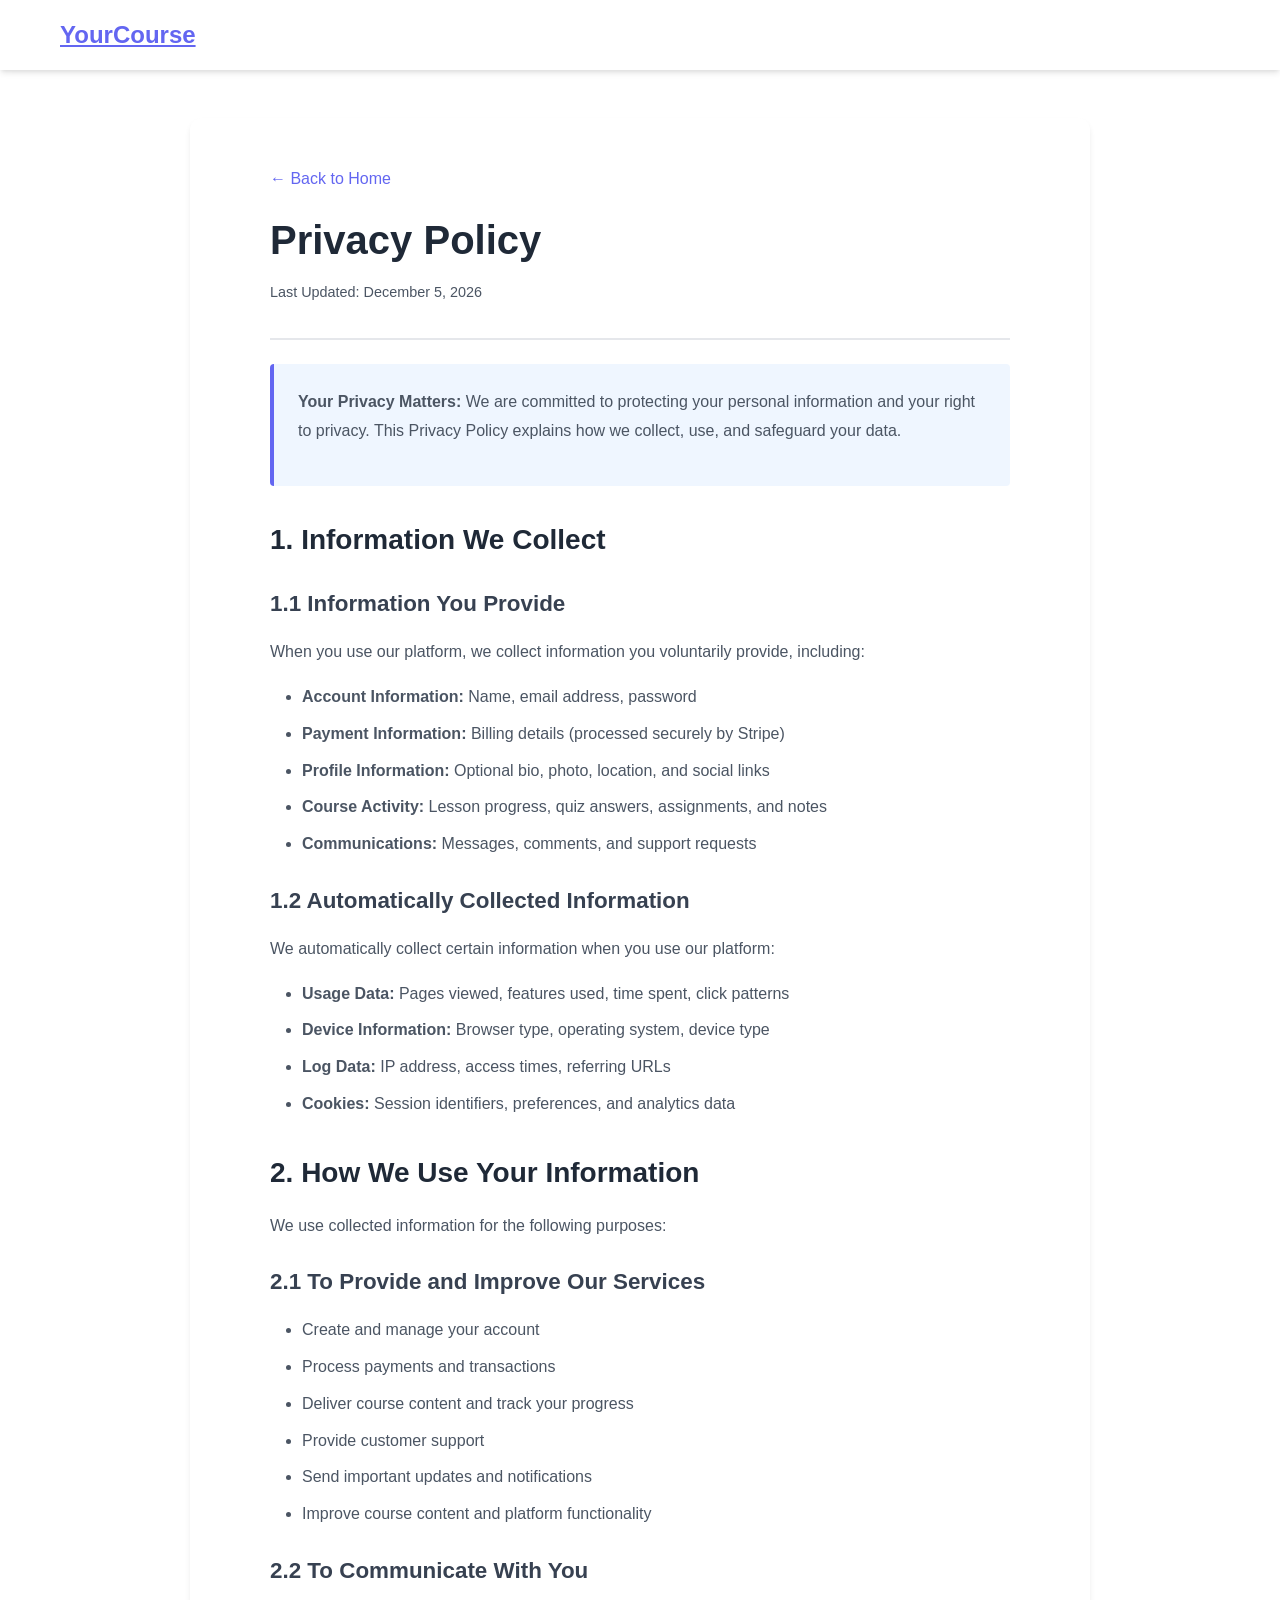
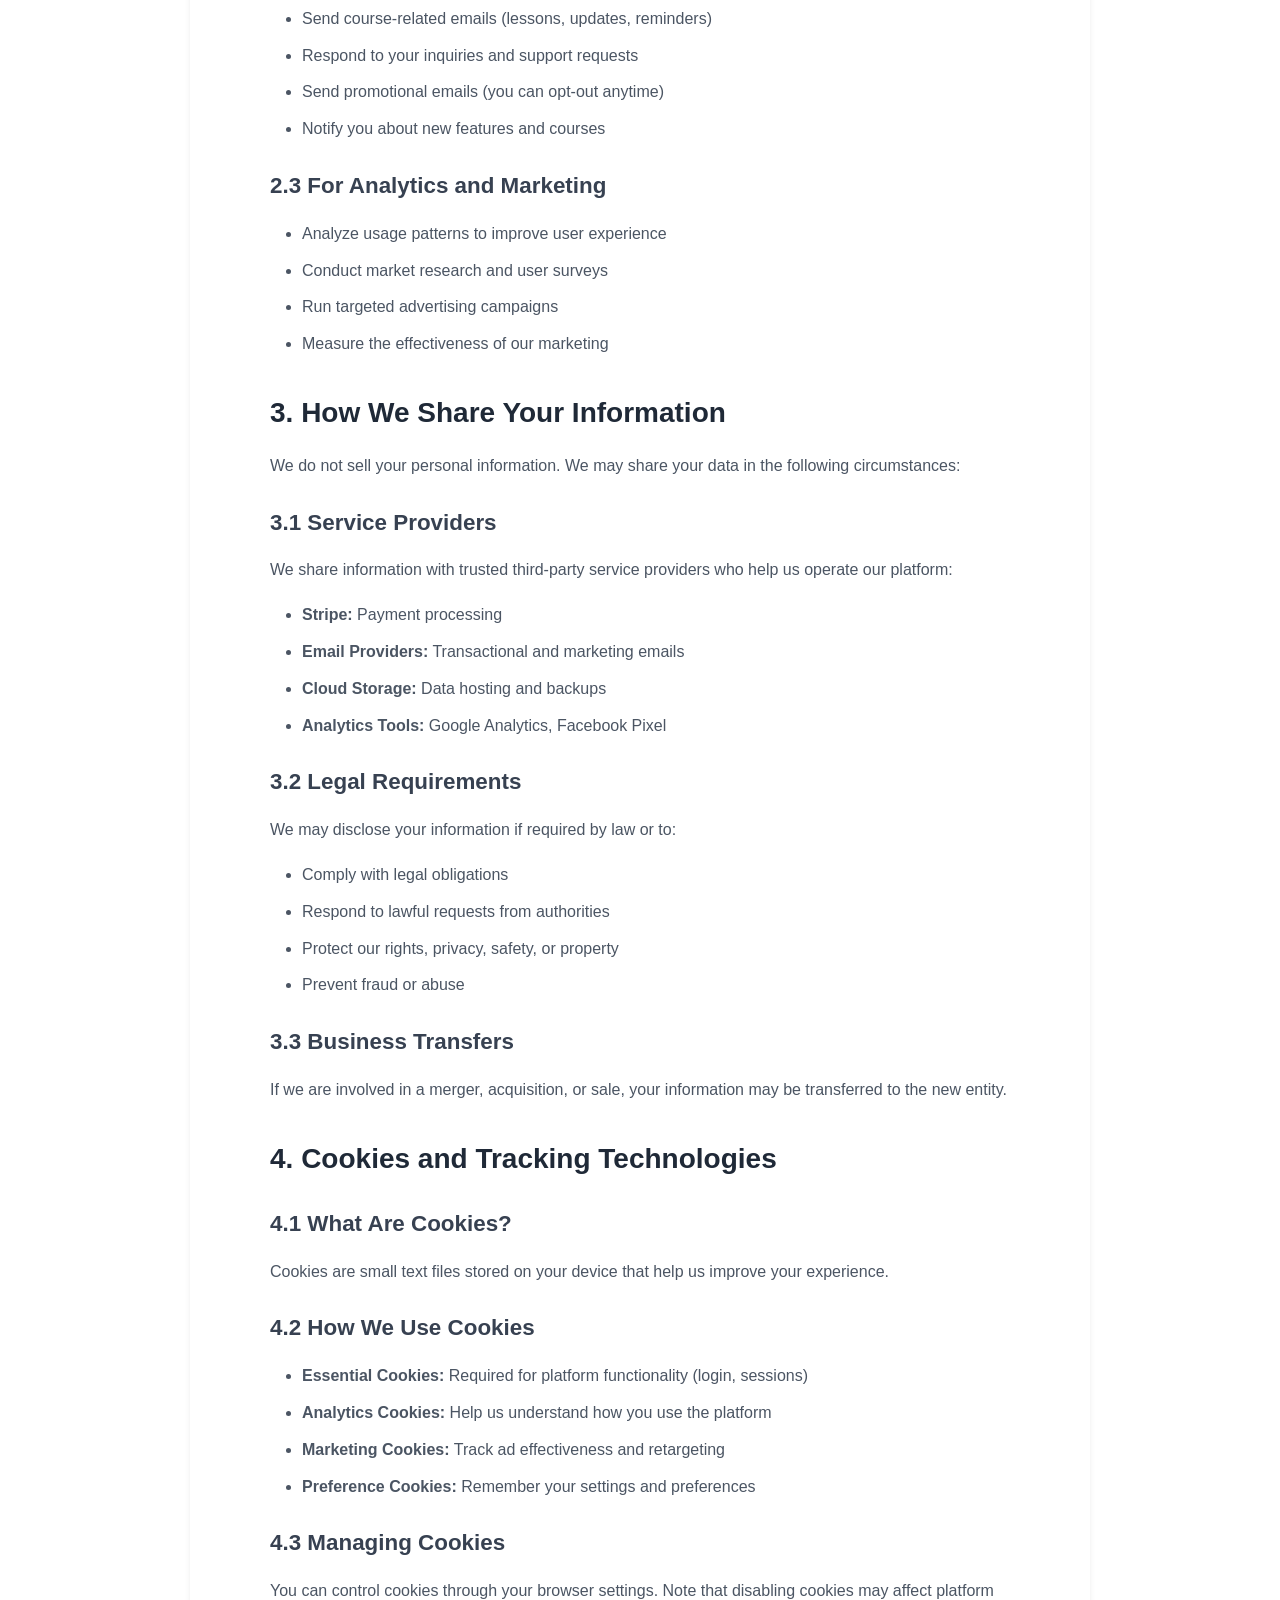
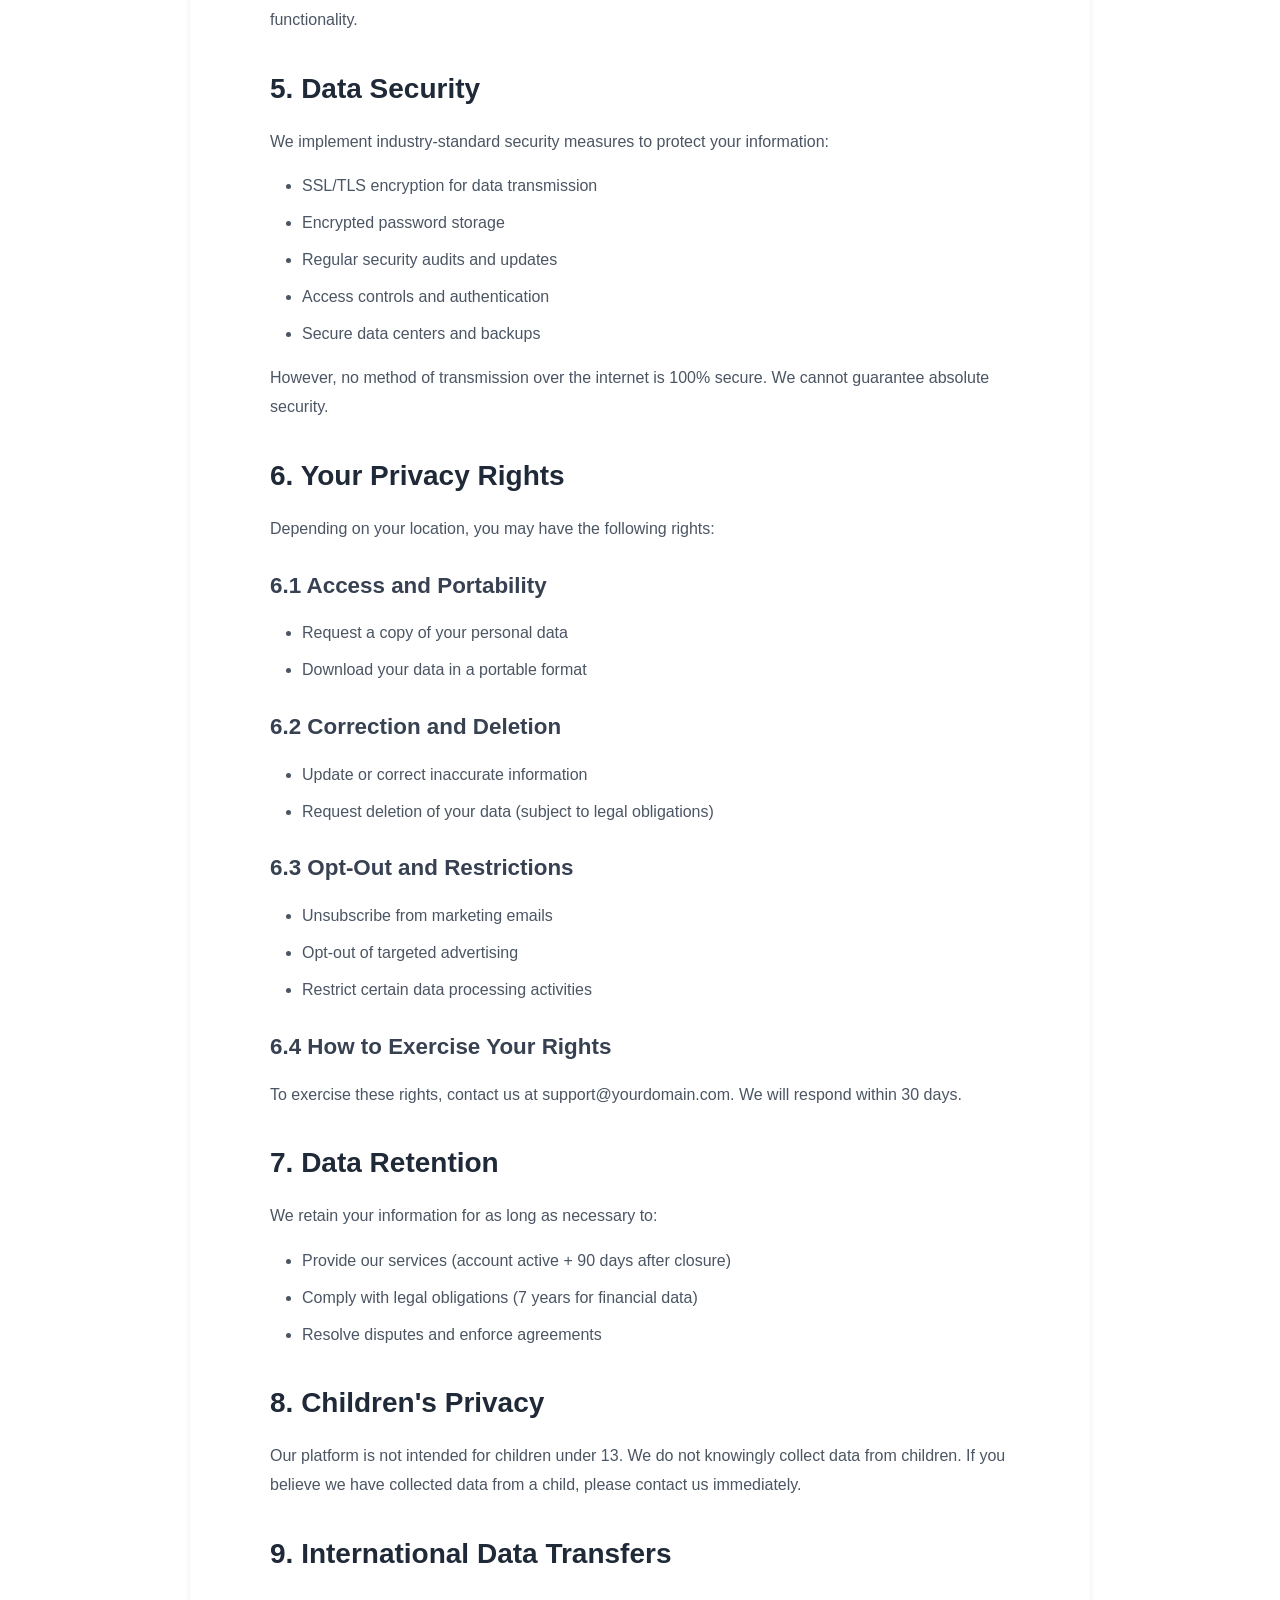
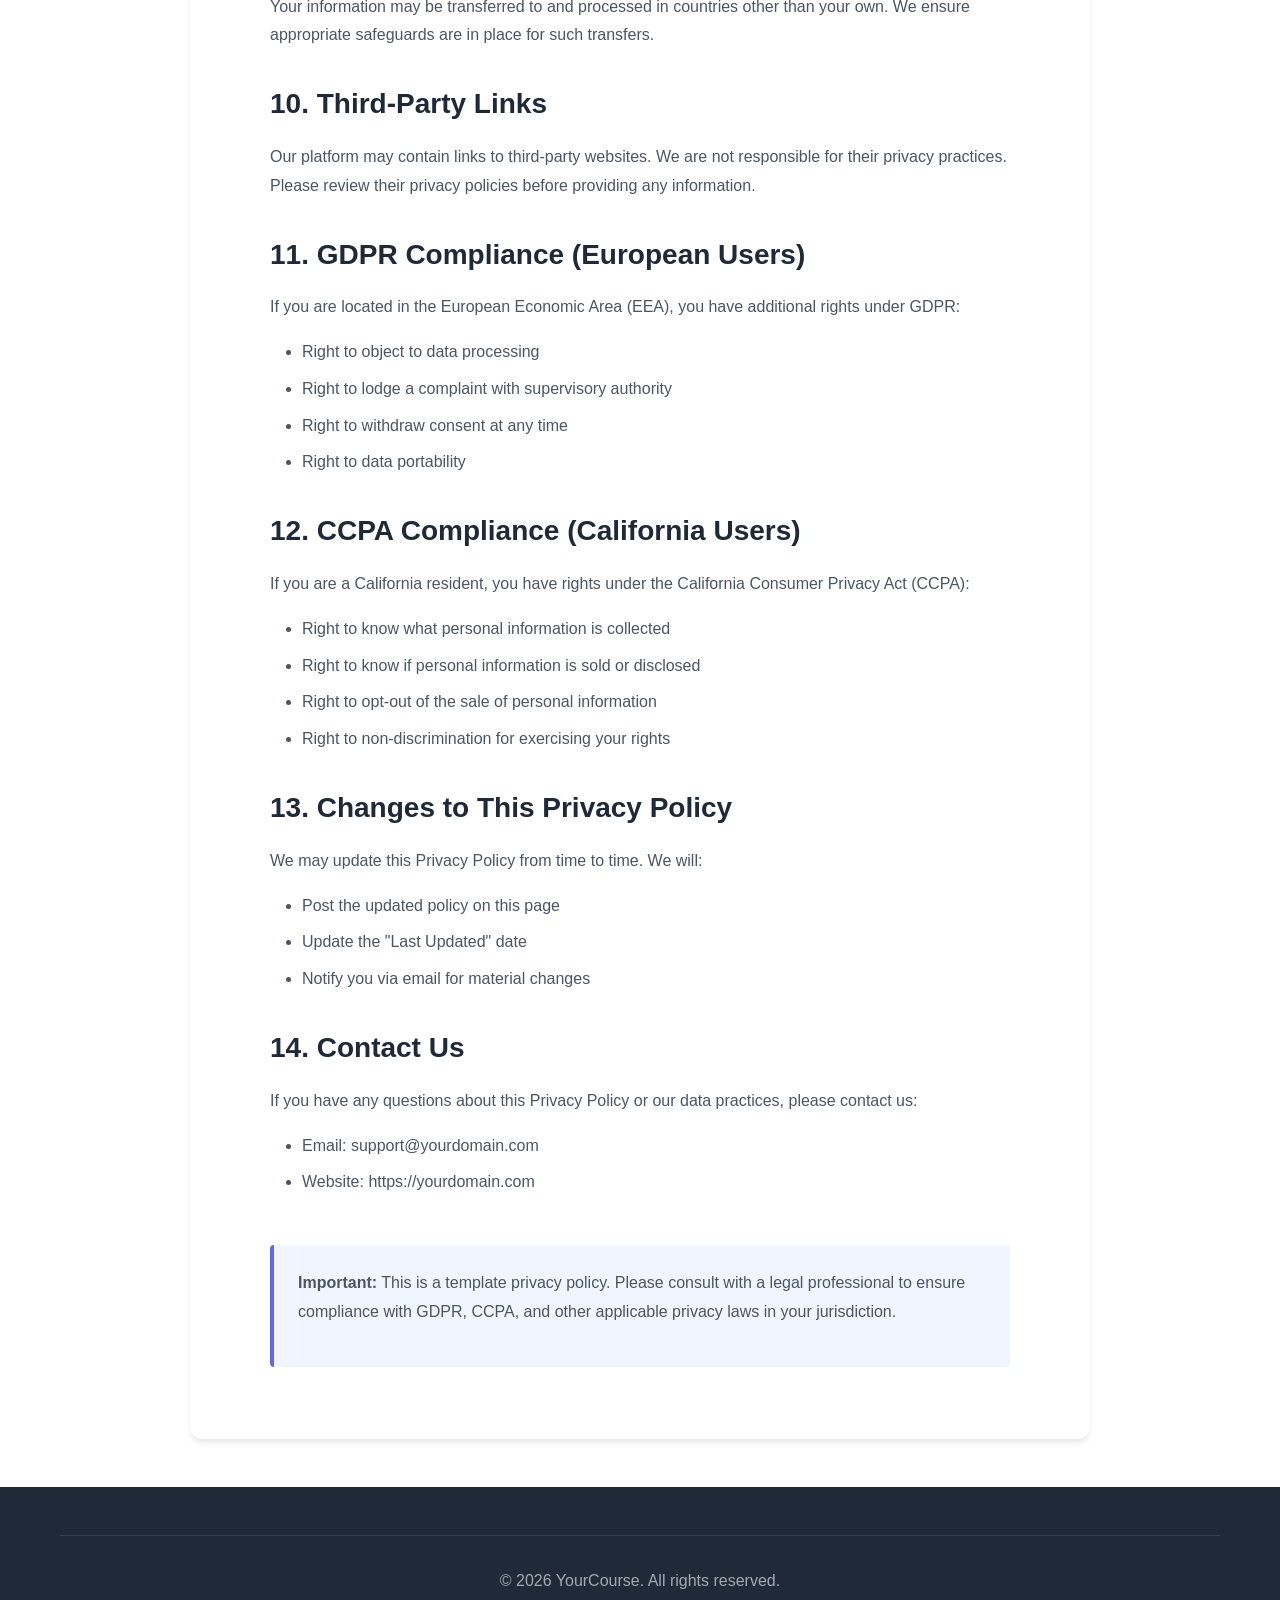
<file: privacy.html>
<!DOCTYPE html>
<html lang="en">
<head>
    <meta charset="UTF-8">
    <meta name="viewport" content="width=device-width, initial-scale=1.0">
    <title>Privacy Policy - YourCourse</title>
    <link rel="stylesheet" href="styles.css">
    <script src="config.js"></script>
    <style>
        .legal-container {
            max-width: 900px;
            margin: 3rem auto;
            padding: 0 2rem;
            background: white;
            border-radius: 12px;
            box-shadow: 0 4px 6px -1px rgba(0, 0, 0, 0.1);
        }

        .legal-content {
            padding: 3rem;
        }

        .legal-content h1 {
            font-size: 2.5rem;
            color: #1f2937;
            margin-bottom: 0.5rem;
        }

        .last-updated {
            color: #6b7280;
            font-size: 0.9rem;
            margin-bottom: 2rem;
            padding-bottom: 2rem;
            border-bottom: 2px solid #e5e7eb;
        }

        .legal-content h2 {
            font-size: 1.75rem;
            color: #1f2937;
            margin: 2rem 0 1rem;
        }

        .legal-content h3 {
            font-size: 1.4rem;
            color: #374151;
            margin: 1.5rem 0 1rem;
        }

        .legal-content p {
            color: #4b5563;
            line-height: 1.8;
            margin-bottom: 1rem;
        }

        .legal-content ul, .legal-content ol {
            margin: 1rem 0;
            padding-left: 2rem;
            color: #4b5563;
            line-height: 1.8;
        }

        .legal-content li {
            margin-bottom: 0.5rem;
        }

        .highlight-box {
            background: #eff6ff;
            border-left: 4px solid #6366f1;
            padding: 1.5rem;
            margin: 1.5rem 0;
            border-radius: 4px;
        }

        .back-link {
            display: inline-flex;
            align-items: center;
            gap: 0.5rem;
            color: #6366f1;
            text-decoration: none;
            margin-bottom: 1rem;
            font-weight: 500;
        }

        .back-link:hover {
            text-decoration: underline;
        }

        @media (max-width: 768px) {
            .legal-content {
                padding: 2rem 1.5rem;
            }

            .legal-content h1 {
                font-size: 2rem;
            }
        }
    </style>
</head>
<body>
    <nav class="navbar" id="navbar">
        <div class="container nav-container">
            <a href="index.html" class="logo">YourCourse</a>
        </div>
    </nav>

    <div class="legal-container">
        <div class="legal-content">
            <a href="index.html" class="back-link">← Back to Home</a>

            <h1>Privacy Policy</h1>
            <p class="last-updated">Last Updated: <span id="update-date"></span></p>

            <div class="highlight-box">
                <p><strong>Your Privacy Matters:</strong> We are committed to protecting your personal information and your right to privacy. This Privacy Policy explains how we collect, use, and safeguard your data.</p>
            </div>

            <h2>1. Information We Collect</h2>

            <h3>1.1 Information You Provide</h3>
            <p>When you use our platform, we collect information you voluntarily provide, including:</p>
            <ul>
                <li><strong>Account Information:</strong> Name, email address, password</li>
                <li><strong>Payment Information:</strong> Billing details (processed securely by Stripe)</li>
                <li><strong>Profile Information:</strong> Optional bio, photo, location, and social links</li>
                <li><strong>Course Activity:</strong> Lesson progress, quiz answers, assignments, and notes</li>
                <li><strong>Communications:</strong> Messages, comments, and support requests</li>
            </ul>

            <h3>1.2 Automatically Collected Information</h3>
            <p>We automatically collect certain information when you use our platform:</p>
            <ul>
                <li><strong>Usage Data:</strong> Pages viewed, features used, time spent, click patterns</li>
                <li><strong>Device Information:</strong> Browser type, operating system, device type</li>
                <li><strong>Log Data:</strong> IP address, access times, referring URLs</li>
                <li><strong>Cookies:</strong> Session identifiers, preferences, and analytics data</li>
            </ul>

            <h2>2. How We Use Your Information</h2>
            <p>We use collected information for the following purposes:</p>

            <h3>2.1 To Provide and Improve Our Services</h3>
            <ul>
                <li>Create and manage your account</li>
                <li>Process payments and transactions</li>
                <li>Deliver course content and track your progress</li>
                <li>Provide customer support</li>
                <li>Send important updates and notifications</li>
                <li>Improve course content and platform functionality</li>
            </ul>

            <h3>2.2 To Communicate With You</h3>
            <ul>
                <li>Send course-related emails (lessons, updates, reminders)</li>
                <li>Respond to your inquiries and support requests</li>
                <li>Send promotional emails (you can opt-out anytime)</li>
                <li>Notify you about new features and courses</li>
            </ul>

            <h3>2.3 For Analytics and Marketing</h3>
            <ul>
                <li>Analyze usage patterns to improve user experience</li>
                <li>Conduct market research and user surveys</li>
                <li>Run targeted advertising campaigns</li>
                <li>Measure the effectiveness of our marketing</li>
            </ul>

            <h2>3. How We Share Your Information</h2>
            <p>We do not sell your personal information. We may share your data in the following circumstances:</p>

            <h3>3.1 Service Providers</h3>
            <p>We share information with trusted third-party service providers who help us operate our platform:</p>
            <ul>
                <li><strong>Stripe:</strong> Payment processing</li>
                <li><strong>Email Providers:</strong> Transactional and marketing emails</li>
                <li><strong>Cloud Storage:</strong> Data hosting and backups</li>
                <li><strong>Analytics Tools:</strong> Google Analytics, Facebook Pixel</li>
            </ul>

            <h3>3.2 Legal Requirements</h3>
            <p>We may disclose your information if required by law or to:</p>
            <ul>
                <li>Comply with legal obligations</li>
                <li>Respond to lawful requests from authorities</li>
                <li>Protect our rights, privacy, safety, or property</li>
                <li>Prevent fraud or abuse</li>
            </ul>

            <h3>3.3 Business Transfers</h3>
            <p>If we are involved in a merger, acquisition, or sale, your information may be transferred to the new entity.</p>

            <h2>4. Cookies and Tracking Technologies</h2>

            <h3>4.1 What Are Cookies?</h3>
            <p>Cookies are small text files stored on your device that help us improve your experience.</p>

            <h3>4.2 How We Use Cookies</h3>
            <ul>
                <li><strong>Essential Cookies:</strong> Required for platform functionality (login, sessions)</li>
                <li><strong>Analytics Cookies:</strong> Help us understand how you use the platform</li>
                <li><strong>Marketing Cookies:</strong> Track ad effectiveness and retargeting</li>
                <li><strong>Preference Cookies:</strong> Remember your settings and preferences</li>
            </ul>

            <h3>4.3 Managing Cookies</h3>
            <p>You can control cookies through your browser settings. Note that disabling cookies may affect platform functionality.</p>

            <h2>5. Data Security</h2>
            <p>We implement industry-standard security measures to protect your information:</p>
            <ul>
                <li>SSL/TLS encryption for data transmission</li>
                <li>Encrypted password storage</li>
                <li>Regular security audits and updates</li>
                <li>Access controls and authentication</li>
                <li>Secure data centers and backups</li>
            </ul>

            <p>However, no method of transmission over the internet is 100% secure. We cannot guarantee absolute security.</p>

            <h2>6. Your Privacy Rights</h2>
            <p>Depending on your location, you may have the following rights:</p>

            <h3>6.1 Access and Portability</h3>
            <ul>
                <li>Request a copy of your personal data</li>
                <li>Download your data in a portable format</li>
            </ul>

            <h3>6.2 Correction and Deletion</h3>
            <ul>
                <li>Update or correct inaccurate information</li>
                <li>Request deletion of your data (subject to legal obligations)</li>
            </ul>

            <h3>6.3 Opt-Out and Restrictions</h3>
            <ul>
                <li>Unsubscribe from marketing emails</li>
                <li>Opt-out of targeted advertising</li>
                <li>Restrict certain data processing activities</li>
            </ul>

            <h3>6.4 How to Exercise Your Rights</h3>
            <p>To exercise these rights, contact us at <span id="privacy-email"></span>. We will respond within 30 days.</p>

            <h2>7. Data Retention</h2>
            <p>We retain your information for as long as necessary to:</p>
            <ul>
                <li>Provide our services (account active + 90 days after closure)</li>
                <li>Comply with legal obligations (7 years for financial data)</li>
                <li>Resolve disputes and enforce agreements</li>
            </ul>

            <h2>8. Children's Privacy</h2>
            <p>Our platform is not intended for children under 13. We do not knowingly collect data from children. If you believe we have collected data from a child, please contact us immediately.</p>

            <h2>9. International Data Transfers</h2>
            <p>Your information may be transferred to and processed in countries other than your own. We ensure appropriate safeguards are in place for such transfers.</p>

            <h2>10. Third-Party Links</h2>
            <p>Our platform may contain links to third-party websites. We are not responsible for their privacy practices. Please review their privacy policies before providing any information.</p>

            <h2>11. GDPR Compliance (European Users)</h2>
            <p>If you are located in the European Economic Area (EEA), you have additional rights under GDPR:</p>
            <ul>
                <li>Right to object to data processing</li>
                <li>Right to lodge a complaint with supervisory authority</li>
                <li>Right to withdraw consent at any time</li>
                <li>Right to data portability</li>
            </ul>

            <h2>12. CCPA Compliance (California Users)</h2>
            <p>If you are a California resident, you have rights under the California Consumer Privacy Act (CCPA):</p>
            <ul>
                <li>Right to know what personal information is collected</li>
                <li>Right to know if personal information is sold or disclosed</li>
                <li>Right to opt-out of the sale of personal information</li>
                <li>Right to non-discrimination for exercising your rights</li>
            </ul>

            <h2>13. Changes to This Privacy Policy</h2>
            <p>We may update this Privacy Policy from time to time. We will:</p>
            <ul>
                <li>Post the updated policy on this page</li>
                <li>Update the "Last Updated" date</li>
                <li>Notify you via email for material changes</li>
            </ul>

            <h2>14. Contact Us</h2>
            <p>If you have any questions about this Privacy Policy or our data practices, please contact us:</p>
            <ul>
                <li>Email: <span id="contact-email"></span></li>
                <li>Website: <span id="website-url"></span></li>
            </ul>

            <div class="highlight-box" style="margin-top: 3rem;">
                <p><strong>Important:</strong> This is a template privacy policy. Please consult with a legal professional to ensure compliance with GDPR, CCPA, and other applicable privacy laws in your jurisdiction.</p>
            </div>
        </div>
    </div>

    <footer class="footer">
        <div class="container">
            <div class="footer-bottom">
                <p id="copyright"></p>
            </div>
        </div>
    </footer>

    <script>
        // Populate from config
        document.getElementById('update-date').textContent = new Date().toLocaleDateString('en-US', { year: 'numeric', month: 'long', day: 'numeric' });
        document.getElementById('privacy-email').textContent = CONFIG.site.email;
        document.getElementById('contact-email').textContent = CONFIG.site.email;
        document.getElementById('website-url').textContent = CONFIG.site.url;
        document.getElementById('copyright').textContent = `© ${CONFIG.site.year} ${CONFIG.site.name}. All rights reserved.`;
    </script>
</body>
</html>
</file>
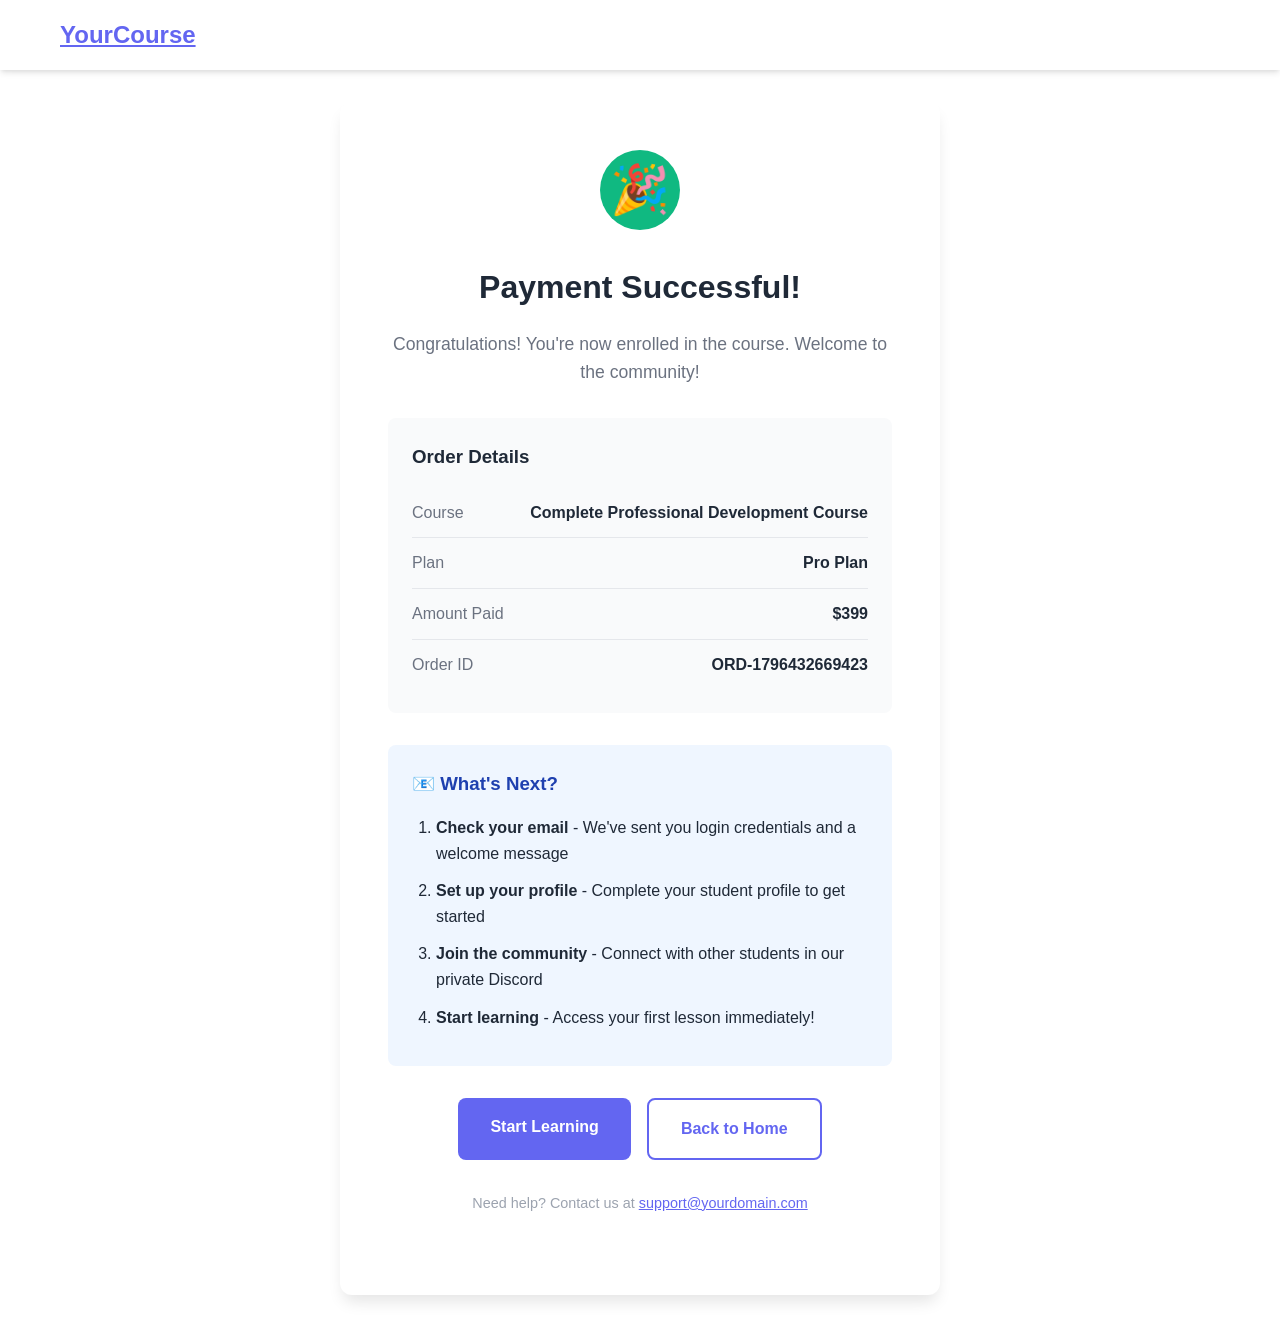
<file: success.html>
<!DOCTYPE html>
<html lang="en">
<head>
    <meta charset="UTF-8">
    <meta name="viewport" content="width=device-width, initial-scale=1.0">
    <title>Payment Successful - YourCourse</title>
    <link rel="stylesheet" href="styles.css">
    <script src="config.js"></script>
    <style>
        .success-container {
            min-height: 80vh;
            display: flex;
            align-items: center;
            justify-content: center;
            padding: 2rem;
        }

        .success-card {
            max-width: 600px;
            background: white;
            padding: 3rem;
            border-radius: 12px;
            box-shadow: 0 10px 15px -3px rgba(0, 0, 0, 0.1);
            text-align: center;
        }

        .success-icon {
            width: 80px;
            height: 80px;
            background: #10b981;
            border-radius: 50%;
            display: flex;
            align-items: center;
            justify-content: center;
            margin: 0 auto 2rem;
            font-size: 3rem;
            animation: scaleIn 0.5s ease;
        }

        @keyframes scaleIn {
            from {
                transform: scale(0);
            }
            to {
                transform: scale(1);
            }
        }

        .success-card h1 {
            font-size: 2rem;
            color: #1f2937;
            margin-bottom: 1rem;
        }

        .success-card p {
            color: #6b7280;
            font-size: 1.1rem;
            line-height: 1.6;
            margin-bottom: 2rem;
        }

        .success-details {
            background: #f9fafb;
            padding: 1.5rem;
            border-radius: 8px;
            text-align: left;
            margin: 2rem 0;
        }

        .success-details h3 {
            color: #1f2937;
            margin-bottom: 1rem;
        }

        .detail-item {
            display: flex;
            justify-content: space-between;
            padding: 0.75rem 0;
            border-bottom: 1px solid #e5e7eb;
        }

        .detail-item:last-child {
            border-bottom: none;
        }

        .detail-label {
            color: #6b7280;
            font-weight: 500;
        }

        .detail-value {
            color: #1f2937;
            font-weight: 600;
        }

        .next-steps {
            background: #eff6ff;
            padding: 1.5rem;
            border-radius: 8px;
            text-align: left;
            margin: 2rem 0;
        }

        .next-steps h3 {
            color: #1e40af;
            margin-bottom: 1rem;
        }

        .next-steps ol {
            padding-left: 1.5rem;
            color: #1f2937;
        }

        .next-steps li {
            margin-bottom: 0.75rem;
            line-height: 1.6;
        }

        .action-buttons {
            display: flex;
            gap: 1rem;
            justify-content: center;
            margin-top: 2rem;
        }

        .btn {
            padding: 1rem 2rem;
            border-radius: 8px;
            font-weight: 600;
            text-decoration: none;
            transition: all 0.2s ease;
            display: inline-block;
        }

        .btn-primary {
            background: #6366f1;
            color: white;
        }

        .btn-primary:hover {
            background: #4f46e5;
            transform: translateY(-2px);
        }

        .btn-secondary {
            background: white;
            color: #6366f1;
            border: 2px solid #6366f1;
        }

        .btn-secondary:hover {
            background: #f5f3ff;
        }

        @media (max-width: 768px) {
            .success-card {
                padding: 2rem 1.5rem;
            }

            .action-buttons {
                flex-direction: column;
            }

            .btn {
                width: 100%;
            }
        }
    </style>
</head>
<body>
    <!-- Navigation -->
    <nav class="navbar" id="navbar">
        <div class="container nav-container">
            <a href="index.html" class="logo">YourCourse</a>
        </div>
    </nav>

    <div class="success-container">
        <div class="success-card">
            <div class="success-icon">🎉</div>

            <h1>Payment Successful!</h1>
            <p>Congratulations! You're now enrolled in the course. Welcome to the community!</p>

            <div class="success-details">
                <h3>Order Details</h3>
                <div class="detail-item">
                    <span class="detail-label">Course</span>
                    <span class="detail-value" id="course-name">Complete Professional Development Course</span>
                </div>
                <div class="detail-item">
                    <span class="detail-label">Plan</span>
                    <span class="detail-value" id="plan-name">Pro Plan</span>
                </div>
                <div class="detail-item">
                    <span class="detail-label">Amount Paid</span>
                    <span class="detail-value" id="amount-paid">$399</span>
                </div>
                <div class="detail-item">
                    <span class="detail-label">Order ID</span>
                    <span class="detail-value" id="order-id">ORD-123456789</span>
                </div>
            </div>

            <div class="next-steps">
                <h3>📧 What's Next?</h3>
                <ol>
                    <li><strong>Check your email</strong> - We've sent you login credentials and a welcome message</li>
                    <li><strong>Set up your profile</strong> - Complete your student profile to get started</li>
                    <li><strong>Join the community</strong> - Connect with other students in our private Discord</li>
                    <li><strong>Start learning</strong> - Access your first lesson immediately!</li>
                </ol>
            </div>

            <div class="action-buttons">
                <a href="course.html" class="btn btn-primary">Start Learning</a>
                <a href="index.html" class="btn btn-secondary">Back to Home</a>
            </div>

            <p style="margin-top: 2rem; font-size: 0.9rem; color: #9ca3af;">
                Need help? Contact us at <a href="mailto:support@yourdomain.com" style="color: #6366f1;">support@yourdomain.com</a>
            </p>
        </div>
    </div>

    <script>
        // Get plan from URL parameter
        const urlParams = new URLSearchParams(window.location.search);
        const selectedPlan = urlParams.get('plan') || 'pro';
        const sessionId = urlParams.get('session_id');

        // Load plan details
        const plan = CONFIG.pricing[selectedPlan];
        if (plan) {
            document.getElementById('plan-name').textContent = `${plan.name} Plan`;
            document.getElementById('amount-paid').textContent = `${plan.currency}${plan.price}`;
        }

        // Generate order ID (in production, this comes from backend)
        if (sessionId) {
            document.getElementById('order-id').textContent = sessionId;
        } else {
            const orderId = 'ORD-' + Date.now();
            document.getElementById('order-id').textContent = orderId;
        }

        // Send conversion event to analytics (if configured)
        if (CONFIG.analytics.googleAnalytics && CONFIG.analytics.googleAnalytics !== 'G-XXXXXXXXXX') {
            // Google Analytics conversion tracking
            if (typeof gtag !== 'undefined') {
                gtag('event', 'purchase', {
                    transaction_id: sessionId || 'ORD-' + Date.now(),
                    value: plan.price,
                    currency: 'USD',
                    items: [{
                        item_id: selectedPlan,
                        item_name: `${plan.name} Plan`,
                        price: plan.price,
                        quantity: 1
                    }]
                });
            }
        }

        if (CONFIG.analytics.facebookPixel && CONFIG.analytics.facebookPixel !== 'XXXXXXXXXX') {
            // Facebook Pixel conversion tracking
            if (typeof fbq !== 'undefined') {
                fbq('track', 'Purchase', {
                    value: plan.price,
                    currency: 'USD'
                });
            }
        }

        // In production, you might want to verify the payment on the backend
        // before showing this page to prevent users from accessing it directly
    </script>
</body>
</html>
</file>
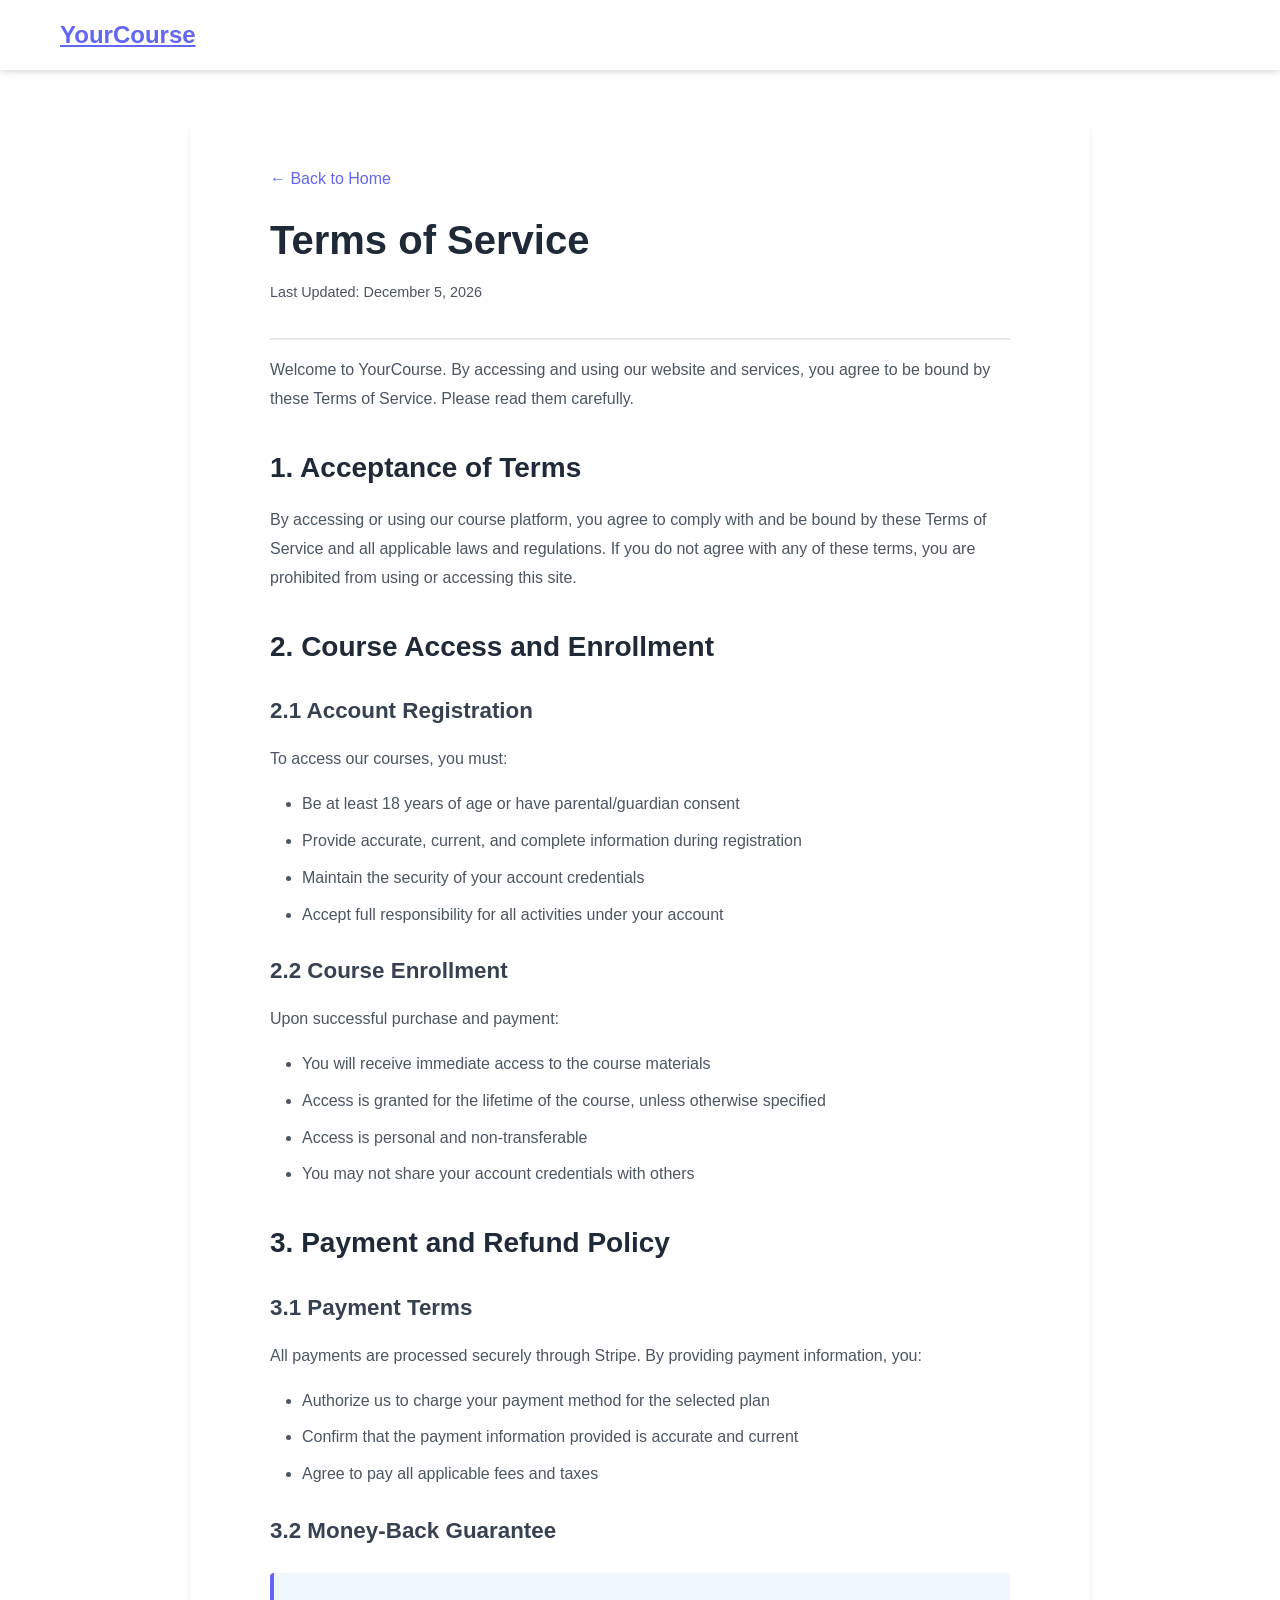
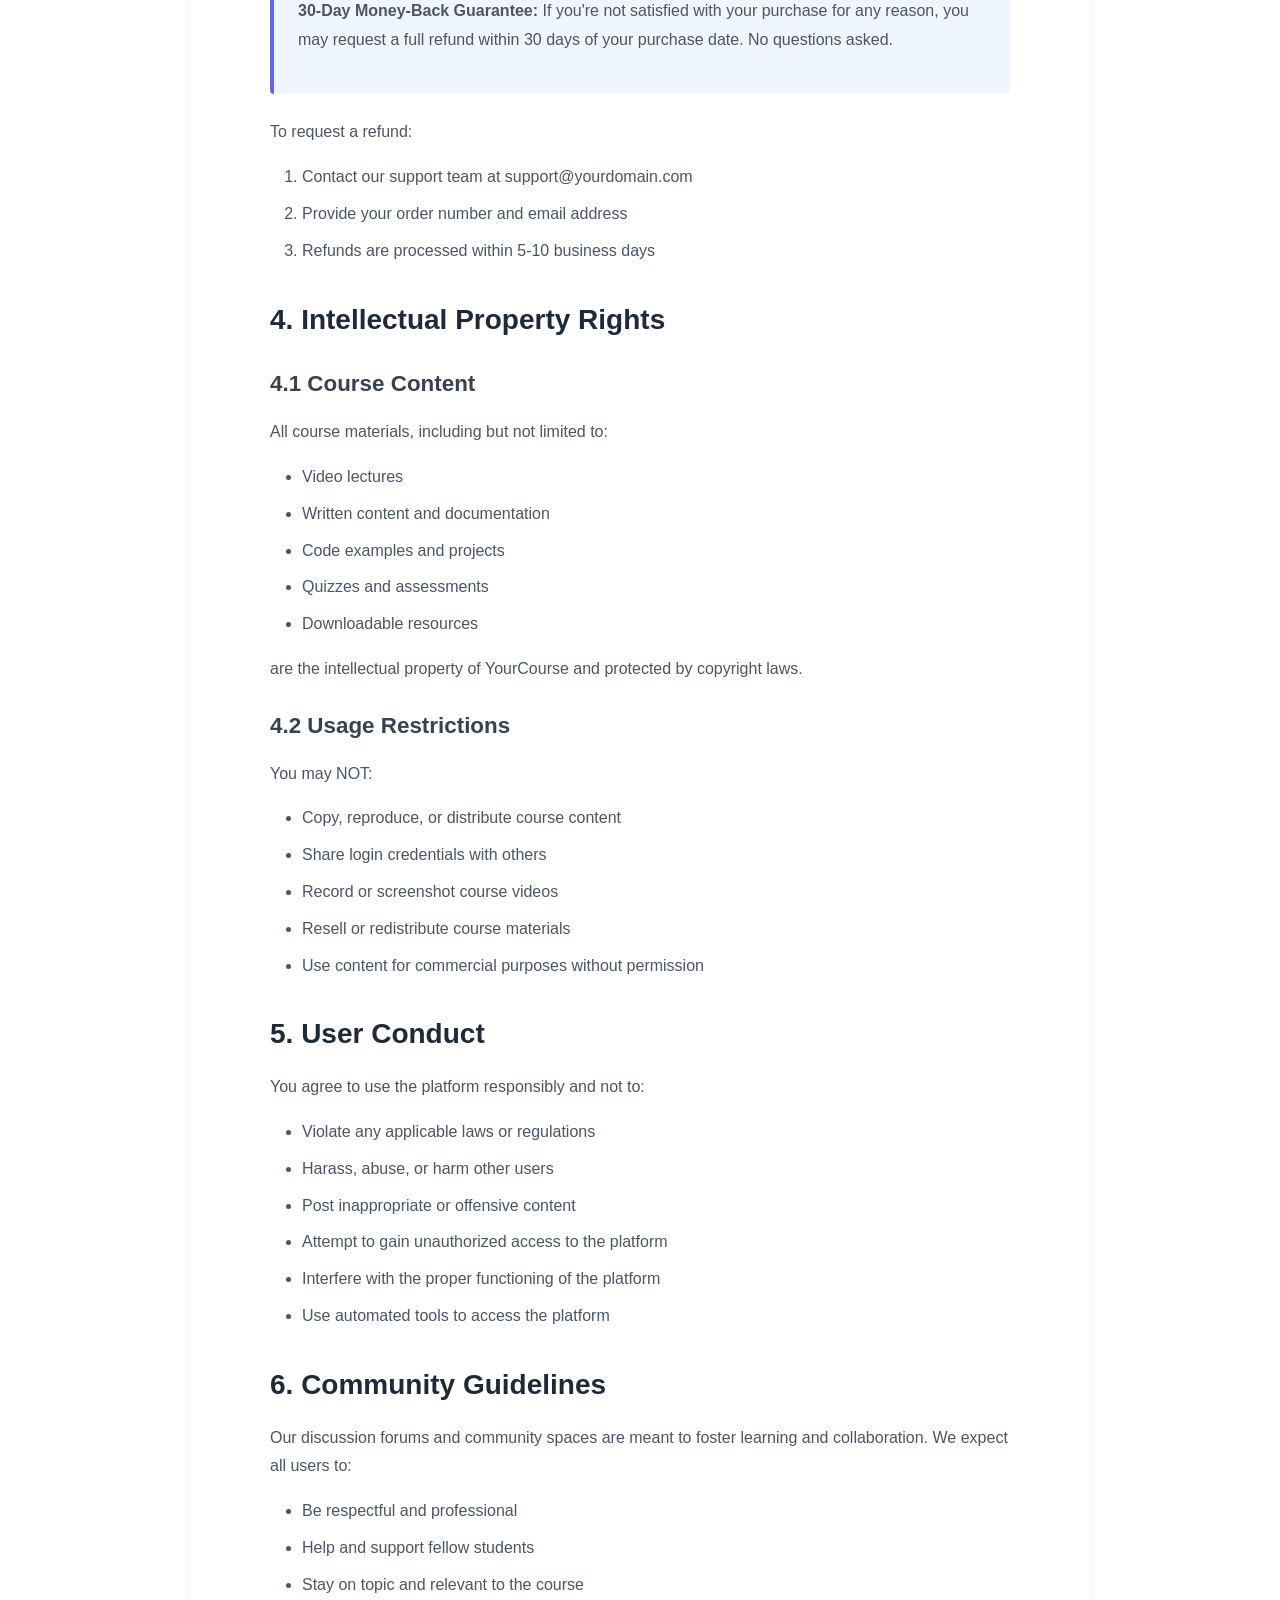
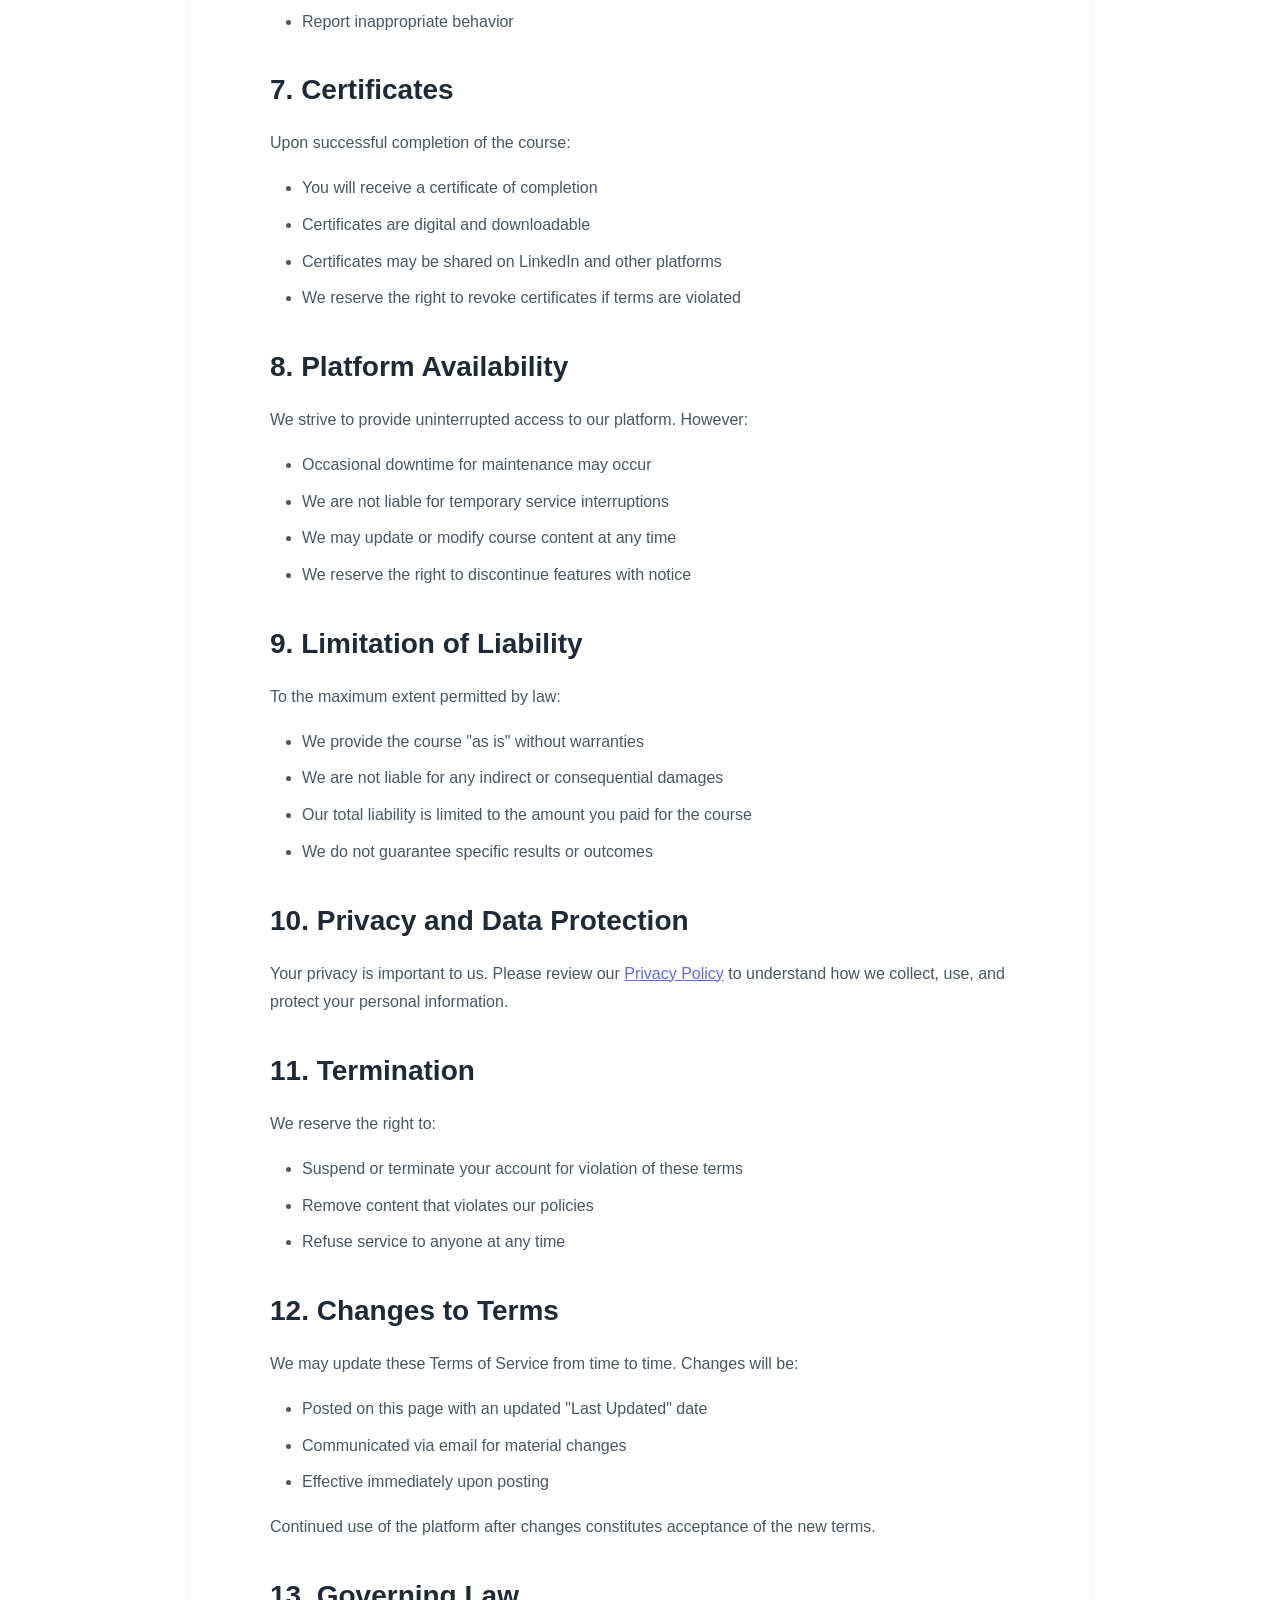
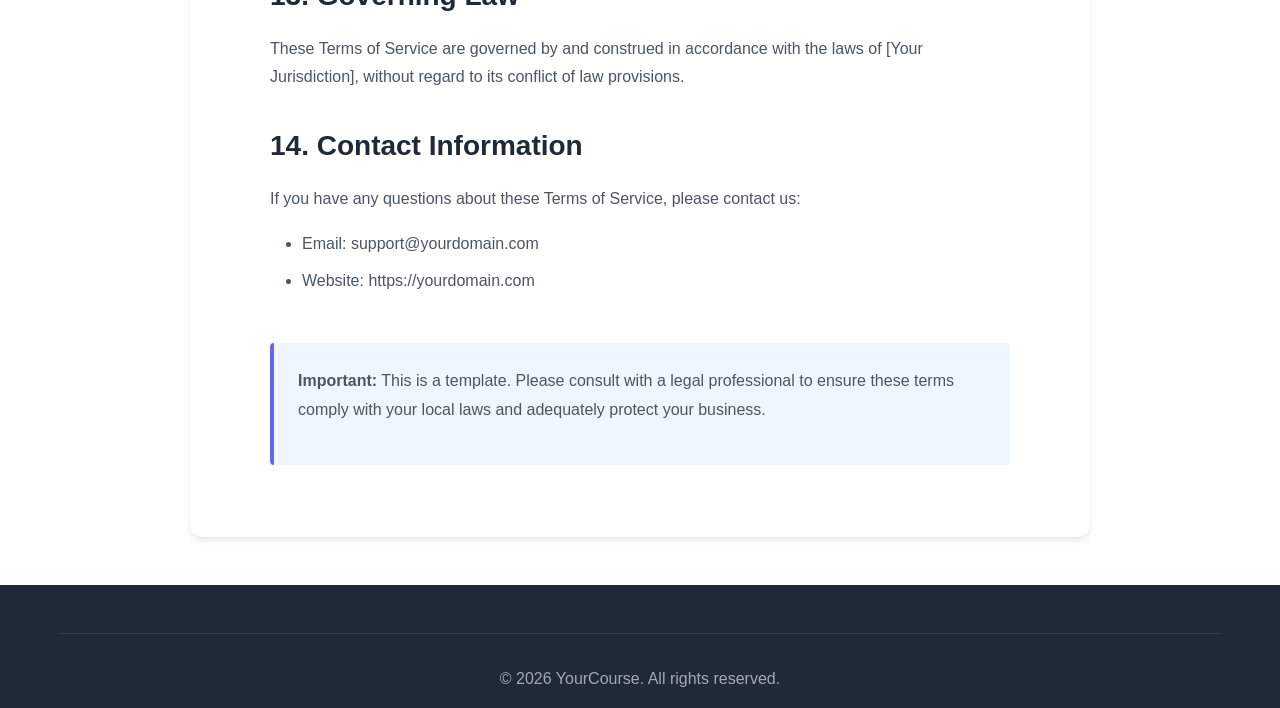
<file: terms.html>
<!DOCTYPE html>
<html lang="en">
<head>
    <meta charset="UTF-8">
    <meta name="viewport" content="width=device-width, initial-scale=1.0">
    <title>Terms of Service - YourCourse</title>
    <link rel="stylesheet" href="styles.css">
    <script src="config.js"></script>
    <style>
        .legal-container {
            max-width: 900px;
            margin: 3rem auto;
            padding: 0 2rem;
            background: white;
            border-radius: 12px;
            box-shadow: 0 4px 6px -1px rgba(0, 0, 0, 0.1);
        }

        .legal-content {
            padding: 3rem;
        }

        .legal-content h1 {
            font-size: 2.5rem;
            color: #1f2937;
            margin-bottom: 0.5rem;
        }

        .last-updated {
            color: #6b7280;
            font-size: 0.9rem;
            margin-bottom: 2rem;
            padding-bottom: 2rem;
            border-bottom: 2px solid #e5e7eb;
        }

        .legal-content h2 {
            font-size: 1.75rem;
            color: #1f2937;
            margin: 2rem 0 1rem;
        }

        .legal-content h3 {
            font-size: 1.4rem;
            color: #374151;
            margin: 1.5rem 0 1rem;
        }

        .legal-content p {
            color: #4b5563;
            line-height: 1.8;
            margin-bottom: 1rem;
        }

        .legal-content ul, .legal-content ol {
            margin: 1rem 0;
            padding-left: 2rem;
            color: #4b5563;
            line-height: 1.8;
        }

        .legal-content li {
            margin-bottom: 0.5rem;
        }

        .highlight-box {
            background: #eff6ff;
            border-left: 4px solid #6366f1;
            padding: 1.5rem;
            margin: 1.5rem 0;
            border-radius: 4px;
        }

        .back-link {
            display: inline-flex;
            align-items: center;
            gap: 0.5rem;
            color: #6366f1;
            text-decoration: none;
            margin-bottom: 1rem;
            font-weight: 500;
        }

        .back-link:hover {
            text-decoration: underline;
        }

        @media (max-width: 768px) {
            .legal-content {
                padding: 2rem 1.5rem;
            }

            .legal-content h1 {
                font-size: 2rem;
            }
        }
    </style>
</head>
<body>
    <nav class="navbar" id="navbar">
        <div class="container nav-container">
            <a href="index.html" class="logo">YourCourse</a>
        </div>
    </nav>

    <div class="legal-container">
        <div class="legal-content">
            <a href="index.html" class="back-link">← Back to Home</a>

            <h1>Terms of Service</h1>
            <p class="last-updated">Last Updated: <span id="update-date"></span></p>

            <p>Welcome to YourCourse. By accessing and using our website and services, you agree to be bound by these Terms of Service. Please read them carefully.</p>

            <h2>1. Acceptance of Terms</h2>
            <p>By accessing or using our course platform, you agree to comply with and be bound by these Terms of Service and all applicable laws and regulations. If you do not agree with any of these terms, you are prohibited from using or accessing this site.</p>

            <h2>2. Course Access and Enrollment</h2>

            <h3>2.1 Account Registration</h3>
            <p>To access our courses, you must:</p>
            <ul>
                <li>Be at least 18 years of age or have parental/guardian consent</li>
                <li>Provide accurate, current, and complete information during registration</li>
                <li>Maintain the security of your account credentials</li>
                <li>Accept full responsibility for all activities under your account</li>
            </ul>

            <h3>2.2 Course Enrollment</h3>
            <p>Upon successful purchase and payment:</p>
            <ul>
                <li>You will receive immediate access to the course materials</li>
                <li>Access is granted for the lifetime of the course, unless otherwise specified</li>
                <li>Access is personal and non-transferable</li>
                <li>You may not share your account credentials with others</li>
            </ul>

            <h2>3. Payment and Refund Policy</h2>

            <h3>3.1 Payment Terms</h3>
            <p>All payments are processed securely through Stripe. By providing payment information, you:</p>
            <ul>
                <li>Authorize us to charge your payment method for the selected plan</li>
                <li>Confirm that the payment information provided is accurate and current</li>
                <li>Agree to pay all applicable fees and taxes</li>
            </ul>

            <h3>3.2 Money-Back Guarantee</h3>
            <div class="highlight-box">
                <p><strong>30-Day Money-Back Guarantee:</strong> If you're not satisfied with your purchase for any reason, you may request a full refund within 30 days of your purchase date. No questions asked.</p>
            </div>

            <p>To request a refund:</p>
            <ol>
                <li>Contact our support team at <span id="support-email"></span></li>
                <li>Provide your order number and email address</li>
                <li>Refunds are processed within 5-10 business days</li>
            </ol>

            <h2>4. Intellectual Property Rights</h2>

            <h3>4.1 Course Content</h3>
            <p>All course materials, including but not limited to:</p>
            <ul>
                <li>Video lectures</li>
                <li>Written content and documentation</li>
                <li>Code examples and projects</li>
                <li>Quizzes and assessments</li>
                <li>Downloadable resources</li>
            </ul>
            <p>are the intellectual property of YourCourse and protected by copyright laws.</p>

            <h3>4.2 Usage Restrictions</h3>
            <p>You may NOT:</p>
            <ul>
                <li>Copy, reproduce, or distribute course content</li>
                <li>Share login credentials with others</li>
                <li>Record or screenshot course videos</li>
                <li>Resell or redistribute course materials</li>
                <li>Use content for commercial purposes without permission</li>
            </ul>

            <h2>5. User Conduct</h2>
            <p>You agree to use the platform responsibly and not to:</p>
            <ul>
                <li>Violate any applicable laws or regulations</li>
                <li>Harass, abuse, or harm other users</li>
                <li>Post inappropriate or offensive content</li>
                <li>Attempt to gain unauthorized access to the platform</li>
                <li>Interfere with the proper functioning of the platform</li>
                <li>Use automated tools to access the platform</li>
            </ul>

            <h2>6. Community Guidelines</h2>
            <p>Our discussion forums and community spaces are meant to foster learning and collaboration. We expect all users to:</p>
            <ul>
                <li>Be respectful and professional</li>
                <li>Help and support fellow students</li>
                <li>Stay on topic and relevant to the course</li>
                <li>Report inappropriate behavior</li>
            </ul>

            <h2>7. Certificates</h2>
            <p>Upon successful completion of the course:</p>
            <ul>
                <li>You will receive a certificate of completion</li>
                <li>Certificates are digital and downloadable</li>
                <li>Certificates may be shared on LinkedIn and other platforms</li>
                <li>We reserve the right to revoke certificates if terms are violated</li>
            </ul>

            <h2>8. Platform Availability</h2>
            <p>We strive to provide uninterrupted access to our platform. However:</p>
            <ul>
                <li>Occasional downtime for maintenance may occur</li>
                <li>We are not liable for temporary service interruptions</li>
                <li>We may update or modify course content at any time</li>
                <li>We reserve the right to discontinue features with notice</li>
            </ul>

            <h2>9. Limitation of Liability</h2>
            <p>To the maximum extent permitted by law:</p>
            <ul>
                <li>We provide the course "as is" without warranties</li>
                <li>We are not liable for any indirect or consequential damages</li>
                <li>Our total liability is limited to the amount you paid for the course</li>
                <li>We do not guarantee specific results or outcomes</li>
            </ul>

            <h2>10. Privacy and Data Protection</h2>
            <p>Your privacy is important to us. Please review our <a href="privacy.html" style="color: #6366f1;">Privacy Policy</a> to understand how we collect, use, and protect your personal information.</p>

            <h2>11. Termination</h2>
            <p>We reserve the right to:</p>
            <ul>
                <li>Suspend or terminate your account for violation of these terms</li>
                <li>Remove content that violates our policies</li>
                <li>Refuse service to anyone at any time</li>
            </ul>

            <h2>12. Changes to Terms</h2>
            <p>We may update these Terms of Service from time to time. Changes will be:</p>
            <ul>
                <li>Posted on this page with an updated "Last Updated" date</li>
                <li>Communicated via email for material changes</li>
                <li>Effective immediately upon posting</li>
            </ul>
            <p>Continued use of the platform after changes constitutes acceptance of the new terms.</p>

            <h2>13. Governing Law</h2>
            <p>These Terms of Service are governed by and construed in accordance with the laws of [Your Jurisdiction], without regard to its conflict of law provisions.</p>

            <h2>14. Contact Information</h2>
            <p>If you have any questions about these Terms of Service, please contact us:</p>
            <ul>
                <li>Email: <span id="contact-email"></span></li>
                <li>Website: <span id="website-url"></span></li>
            </ul>

            <div class="highlight-box" style="margin-top: 3rem;">
                <p><strong>Important:</strong> This is a template. Please consult with a legal professional to ensure these terms comply with your local laws and adequately protect your business.</p>
            </div>
        </div>
    </div>

    <footer class="footer">
        <div class="container">
            <div class="footer-bottom">
                <p id="copyright"></p>
            </div>
        </div>
    </footer>

    <script>
        // Populate from config
        document.getElementById('update-date').textContent = new Date().toLocaleDateString('en-US', { year: 'numeric', month: 'long', day: 'numeric' });
        document.getElementById('support-email').textContent = CONFIG.site.email;
        document.getElementById('contact-email').textContent = CONFIG.site.email;
        document.getElementById('website-url').textContent = CONFIG.site.url;
        document.getElementById('copyright').textContent = `© ${CONFIG.site.year} ${CONFIG.site.name}. All rights reserved.`;
    </script>
</body>
</html>
</file>
<file: styles.css>
/* Reset and Base Styles */
* {
    margin: 0;
    padding: 0;
    box-sizing: border-box;
}

:root {
    --primary-color: #6366f1;
    --primary-dark: #4f46e5;
    --secondary-color: #10b981;
    --text-dark: #1f2937;
    --text-light: #6b7280;
    --bg-light: #f9fafb;
    --bg-white: #ffffff;
    --border-color: #e5e7eb;
    --shadow: 0 4px 6px -1px rgba(0, 0, 0, 0.1), 0 2px 4px -1px rgba(0, 0, 0, 0.06);
    --shadow-lg: 0 10px 15px -3px rgba(0, 0, 0, 0.1), 0 4px 6px -2px rgba(0, 0, 0, 0.05);
}

body {
    font-family: -apple-system, BlinkMacSystemFont, 'Segoe UI', Roboto, Oxygen, Ubuntu, Cantarell, sans-serif;
    line-height: 1.6;
    color: var(--text-dark);
    overflow-x: hidden;
}

.container {
    max-width: 1200px;
    margin: 0 auto;
    padding: 0 20px;
}

/* Navigation */
.navbar {
    background: var(--bg-white);
    box-shadow: var(--shadow);
    position: sticky;
    top: 0;
    z-index: 1000;
    transition: all 0.3s ease;
}

.navbar.scrolled {
    box-shadow: var(--shadow-lg);
}

.nav-container {
    display: flex;
    justify-content: space-between;
    align-items: center;
    padding: 1rem 20px;
}

.logo {
    font-size: 1.5rem;
    font-weight: 700;
    color: var(--primary-color);
}

.nav-menu {
    display: flex;
    list-style: none;
    gap: 2rem;
}

.nav-menu a {
    text-decoration: none;
    color: var(--text-dark);
    font-weight: 500;
    transition: color 0.3s ease;
}

.nav-menu a:hover {
    color: var(--primary-color);
}

.nav-cta {
    display: block;
}

.hamburger {
    display: none;
    flex-direction: column;
    cursor: pointer;
    gap: 4px;
}

.hamburger span {
    width: 25px;
    height: 3px;
    background: var(--text-dark);
    transition: all 0.3s ease;
}

.hamburger.active span:nth-child(1) {
    transform: rotate(45deg) translate(5px, 5px);
}

.hamburger.active span:nth-child(2) {
    opacity: 0;
}

.hamburger.active span:nth-child(3) {
    transform: rotate(-45deg) translate(7px, -6px);
}

/* Buttons */
.cta-button {
    padding: 0.75rem 1.5rem;
    border: none;
    border-radius: 8px;
    font-size: 1rem;
    font-weight: 600;
    cursor: pointer;
    transition: all 0.3s ease;
}

.cta-button.primary {
    background: var(--primary-color);
    color: white;
}

.cta-button.primary:hover {
    background: var(--primary-dark);
    transform: translateY(-2px);
    box-shadow: var(--shadow-lg);
}

.cta-button.secondary {
    background: transparent;
    color: var(--primary-color);
    border: 2px solid var(--primary-color);
}

.cta-button.secondary:hover {
    background: var(--primary-color);
    color: white;
}

.cta-button.large {
    padding: 1rem 2.5rem;
    font-size: 1.2rem;
}

/* Hero Section */
.hero {
    background: linear-gradient(135deg, #667eea 0%, #764ba2 100%);
    color: white;
    padding: 5rem 0;
    min-height: 90vh;
    display: flex;
    align-items: center;
}

.hero-container {
    display: grid;
    grid-template-columns: 1fr 1fr;
    gap: 3rem;
    align-items: center;
}

.hero-title {
    font-size: 3rem;
    font-weight: 800;
    line-height: 1.2;
    margin-bottom: 1rem;
}

.hero-title .highlight {
    color: #fbbf24;
}

.hero-subtitle {
    font-size: 1.25rem;
    margin-bottom: 2rem;
    opacity: 0.95;
}

.hero-cta {
    display: flex;
    gap: 1rem;
    margin-bottom: 3rem;
}

.hero-stats {
    display: flex;
    gap: 3rem;
}

.stat {
    display: flex;
    flex-direction: column;
}

.stat-number {
    font-size: 2rem;
    font-weight: 700;
    color: #fbbf24;
}

.stat-label {
    font-size: 0.9rem;
    opacity: 0.9;
}

.hero-image {
    display: flex;
    justify-content: center;
    align-items: center;
}

.placeholder-image {
    width: 300px;
    height: 300px;
    background: rgba(255, 255, 255, 0.1);
    border-radius: 20px;
    display: flex;
    justify-content: center;
    align-items: center;
    font-size: 8rem;
    backdrop-filter: blur(10px);
    animation: float 3s ease-in-out infinite;
}

@keyframes float {
    0%, 100% {
        transform: translateY(0px);
    }
    50% {
        transform: translateY(-20px);
    }
}

/* Benefits Section */
.benefits {
    padding: 5rem 0;
    background: var(--bg-light);
}

.section-title {
    font-size: 2.5rem;
    text-align: center;
    margin-bottom: 1rem;
    color: var(--text-dark);
}

.section-subtitle {
    text-align: center;
    font-size: 1.2rem;
    color: var(--text-light);
    margin-bottom: 3rem;
}

.benefits-grid {
    display: grid;
    grid-template-columns: repeat(auto-fit, minmax(300px, 1fr));
    gap: 2rem;
}

.benefit-card {
    background: var(--bg-white);
    padding: 2rem;
    border-radius: 12px;
    box-shadow: var(--shadow);
    transition: all 0.3s ease;
}

.benefit-card:hover {
    transform: translateY(-5px);
    box-shadow: var(--shadow-lg);
}

.benefit-icon {
    font-size: 3rem;
    margin-bottom: 1rem;
}

.benefit-card h3 {
    font-size: 1.5rem;
    margin-bottom: 0.5rem;
    color: var(--text-dark);
}

.benefit-card p {
    color: var(--text-light);
}

/* Curriculum Section */
.curriculum {
    padding: 5rem 0;
    background: var(--bg-white);
}

.curriculum-container {
    max-width: 800px;
    margin: 0 auto;
}

.module {
    background: var(--bg-light);
    border-radius: 12px;
    margin-bottom: 1rem;
    overflow: hidden;
    transition: all 0.3s ease;
}

.module-header {
    padding: 1.5rem;
    display: flex;
    align-items: center;
    gap: 1rem;
    cursor: pointer;
    transition: background 0.3s ease;
}

.module-header:hover {
    background: #f3f4f6;
}

.module-number {
    background: var(--primary-color);
    color: white;
    padding: 0.5rem 1rem;
    border-radius: 6px;
    font-weight: 700;
}

.module-header h3 {
    flex: 1;
    font-size: 1.25rem;
}

.module-toggle {
    font-size: 1.5rem;
    font-weight: 700;
    color: var(--primary-color);
    transition: transform 0.3s ease;
}

.module.active .module-toggle {
    transform: rotate(45deg);
}

.module-content {
    max-height: 0;
    overflow: hidden;
    transition: max-height 0.3s ease;
}

.module.active .module-content {
    max-height: 500px;
}

.module-content ul {
    padding: 0 1.5rem 1.5rem 1.5rem;
    list-style: none;
}

.module-content li {
    padding: 0.5rem 0;
    color: var(--text-dark);
}

/* Testimonials Section */
.testimonials {
    padding: 5rem 0;
    background: var(--bg-light);
}

.testimonials-grid {
    display: grid;
    grid-template-columns: repeat(auto-fit, minmax(300px, 1fr));
    gap: 2rem;
}

.testimonial-card {
    background: var(--bg-white);
    padding: 2rem;
    border-radius: 12px;
    box-shadow: var(--shadow);
}

.stars {
    font-size: 1.2rem;
    margin-bottom: 1rem;
}

.testimonial-text {
    color: var(--text-dark);
    margin-bottom: 1.5rem;
    font-style: italic;
}

.testimonial-author {
    display: flex;
    gap: 1rem;
    align-items: center;
}

.author-avatar {
    width: 50px;
    height: 50px;
    border-radius: 50%;
    background: var(--primary-color);
    color: white;
    display: flex;
    justify-content: center;
    align-items: center;
    font-weight: 700;
}

.author-name {
    font-weight: 600;
    color: var(--text-dark);
}

.author-title {
    font-size: 0.9rem;
    color: var(--text-light);
}

/* Pricing Section */
.pricing {
    padding: 5rem 0;
    background: var(--bg-white);
}

.pricing-grid {
    display: grid;
    grid-template-columns: repeat(auto-fit, minmax(300px, 1fr));
    gap: 2rem;
    margin-bottom: 2rem;
}

.pricing-card {
    background: var(--bg-white);
    border: 2px solid var(--border-color);
    border-radius: 12px;
    padding: 2rem;
    text-align: center;
    transition: all 0.3s ease;
    position: relative;
}

.pricing-card:hover {
    transform: translateY(-5px);
    box-shadow: var(--shadow-lg);
}

.pricing-card.featured {
    border-color: var(--primary-color);
    transform: scale(1.05);
}

.popular-badge {
    position: absolute;
    top: -15px;
    left: 50%;
    transform: translateX(-50%);
    background: var(--secondary-color);
    color: white;
    padding: 0.5rem 1rem;
    border-radius: 20px;
    font-size: 0.9rem;
    font-weight: 600;
}

.plan-name {
    font-size: 1.5rem;
    margin-bottom: 1rem;
    color: var(--text-dark);
}

.plan-price {
    font-size: 3rem;
    font-weight: 700;
    color: var(--primary-color);
    margin-bottom: 2rem;
}

.currency {
    font-size: 1.5rem;
    vertical-align: super;
}

.plan-features {
    list-style: none;
    margin-bottom: 2rem;
    text-align: left;
}

.plan-features li {
    padding: 0.75rem 0;
    border-bottom: 1px solid var(--border-color);
}

.money-back {
    text-align: center;
    padding: 1.5rem;
    background: #fef3c7;
    border-radius: 8px;
    font-weight: 600;
    color: var(--text-dark);
}

/* FAQ Section */
.faq {
    padding: 5rem 0;
    background: var(--bg-light);
}

.faq-container {
    max-width: 800px;
    margin: 0 auto;
}

.faq-item {
    background: var(--bg-white);
    border-radius: 12px;
    margin-bottom: 1rem;
    overflow: hidden;
}

.faq-question {
    padding: 1.5rem;
    display: flex;
    justify-content: space-between;
    align-items: center;
    cursor: pointer;
    transition: background 0.3s ease;
}

.faq-question:hover {
    background: var(--bg-light);
}

.faq-question h3 {
    font-size: 1.1rem;
    color: var(--text-dark);
}

.faq-toggle {
    font-size: 1.5rem;
    font-weight: 700;
    color: var(--primary-color);
    transition: transform 0.3s ease;
}

.faq-item.active .faq-toggle {
    transform: rotate(45deg);
}

.faq-answer {
    max-height: 0;
    overflow: hidden;
    transition: max-height 0.3s ease;
}

.faq-item.active .faq-answer {
    max-height: 300px;
}

.faq-answer p {
    padding: 0 1.5rem 1.5rem 1.5rem;
    color: var(--text-light);
}

/* CTA Section */
.cta-section {
    padding: 5rem 0;
    background: linear-gradient(135deg, #667eea 0%, #764ba2 100%);
    color: white;
    text-align: center;
}

.cta-section h2 {
    font-size: 2.5rem;
    margin-bottom: 1rem;
}

.cta-section > p {
    font-size: 1.2rem;
    margin-bottom: 2rem;
}

.cta-note {
    margin-top: 1rem;
    font-size: 0.9rem;
    opacity: 0.9;
}

/* Footer */
.footer {
    background: var(--text-dark);
    color: white;
    padding: 3rem 0 1rem;
}

.footer-content {
    display: grid;
    grid-template-columns: repeat(auto-fit, minmax(250px, 1fr));
    gap: 2rem;
    margin-bottom: 2rem;
}

.footer-section h4 {
    margin-bottom: 1rem;
    color: var(--primary-color);
}

.footer-section ul {
    list-style: none;
}

.footer-section ul li {
    margin-bottom: 0.5rem;
}

.footer-section a {
    color: rgba(255, 255, 255, 0.8);
    text-decoration: none;
    transition: color 0.3s ease;
}

.footer-section a:hover {
    color: white;
}

.social-links {
    display: flex;
    gap: 1rem;
}

.footer-bottom {
    text-align: center;
    padding-top: 2rem;
    border-top: 1px solid rgba(255, 255, 255, 0.1);
    color: rgba(255, 255, 255, 0.6);
}

/* Responsive Design */
@media (max-width: 768px) {
    .hamburger {
        display: flex;
    }

    .nav-menu {
        position: absolute;
        top: 100%;
        left: 0;
        right: 0;
        background: var(--bg-white);
        flex-direction: column;
        padding: 2rem;
        box-shadow: var(--shadow-lg);
        transform: translateY(-100%);
        opacity: 0;
        pointer-events: none;
        transition: all 0.3s ease;
    }

    .nav-menu.active {
        transform: translateY(0);
        opacity: 1;
        pointer-events: all;
    }

    .nav-cta {
        display: none;
    }

    .hero-container {
        grid-template-columns: 1fr;
        text-align: center;
    }

    .hero-title {
        font-size: 2rem;
    }

    .hero-subtitle {
        font-size: 1rem;
    }

    .hero-cta {
        flex-direction: column;
    }

    .hero-stats {
        justify-content: center;
        gap: 2rem;
    }

    .placeholder-image {
        width: 200px;
        height: 200px;
        font-size: 5rem;
    }

    .section-title {
        font-size: 2rem;
    }

    .benefits-grid,
    .testimonials-grid,
    .pricing-grid {
        grid-template-columns: 1fr;
    }

    .pricing-card.featured {
        transform: scale(1);
    }

    .plan-price {
        font-size: 2.5rem;
    }
}

/* Smooth Scrolling */
html {
    scroll-behavior: smooth;
}

/* Animations */
@keyframes fadeIn {
    from {
        opacity: 0;
        transform: translateY(20px);
    }
    to {
        opacity: 1;
        transform: translateY(0);
    }
}

.benefit-card,
.testimonial-card,
.pricing-card {
    animation: fadeIn 0.6s ease forwards;
}
</file>
<file: course-styles.css>
/* Reset and Base Styles */
* {
    margin: 0;
    padding: 0;
    box-sizing: border-box;
}

:root {
    --primary-color: #6366f1;
    --primary-dark: #4f46e5;
    --secondary-color: #10b981;
    --success-color: #10b981;
    --warning-color: #f59e0b;
    --danger-color: #ef4444;
    --text-dark: #1f2937;
    --text-medium: #4b5563;
    --text-light: #6b7280;
    --bg-light: #f9fafb;
    --bg-white: #ffffff;
    --bg-dark: #111827;
    --border-color: #e5e7eb;
    --sidebar-width: 320px;
    --nav-height: 60px;
    --shadow: 0 1px 3px 0 rgba(0, 0, 0, 0.1), 0 1px 2px 0 rgba(0, 0, 0, 0.06);
    --shadow-md: 0 4px 6px -1px rgba(0, 0, 0, 0.1), 0 2px 4px -1px rgba(0, 0, 0, 0.06);
    --shadow-lg: 0 10px 15px -3px rgba(0, 0, 0, 0.1), 0 4px 6px -2px rgba(0, 0, 0, 0.05);
}

body {
    font-family: -apple-system, BlinkMacSystemFont, 'Segoe UI', Roboto, Oxygen, Ubuntu, Cantarell, sans-serif;
    line-height: 1.6;
    color: var(--text-dark);
    background: var(--bg-light);
    overflow-x: hidden;
}

/* Top Navigation */
.top-nav {
    height: var(--nav-height);
    background: var(--bg-white);
    border-bottom: 1px solid var(--border-color);
    display: flex;
    align-items: center;
    padding: 0 1.5rem;
    position: sticky;
    top: 0;
    z-index: 1000;
    box-shadow: var(--shadow);
}

.nav-left {
    display: flex;
    align-items: center;
    gap: 1.5rem;
    flex: 1;
}

.menu-toggle {
    background: none;
    border: none;
    cursor: pointer;
    display: flex;
    flex-direction: column;
    gap: 4px;
    padding: 8px;
}

.menu-toggle span {
    width: 22px;
    height: 2px;
    background: var(--text-dark);
    transition: all 0.3s ease;
}

.logo {
    font-size: 1.5rem;
    font-weight: 700;
    color: var(--primary-color);
    text-decoration: none;
}

.course-title {
    color: var(--text-medium);
    font-size: 0.95rem;
    padding-left: 1.5rem;
    border-left: 2px solid var(--border-color);
}

.nav-right {
    display: flex;
    align-items: center;
    gap: 1.5rem;
}

.progress-indicator {
    display: flex;
    align-items: center;
    gap: 0.75rem;
}

.progress-text {
    font-size: 0.9rem;
    color: var(--text-medium);
}

.progress-bar-small {
    width: 100px;
    height: 6px;
    background: var(--bg-light);
    border-radius: 3px;
    overflow: hidden;
}

.progress-fill {
    height: 100%;
    background: var(--secondary-color);
    transition: width 0.3s ease;
}

.btn-icon {
    background: none;
    border: none;
    font-size: 1.3rem;
    cursor: pointer;
    padding: 0.5rem;
    position: relative;
    transition: transform 0.2s ease;
}

.btn-icon:hover {
    transform: scale(1.1);
}

.notification-badge {
    position: absolute;
    top: 2px;
    right: 2px;
    background: var(--danger-color);
    color: white;
    font-size: 0.65rem;
    padding: 2px 5px;
    border-radius: 10px;
    font-weight: 600;
}

.user-menu {
    display: flex;
    align-items: center;
    gap: 0.75rem;
    cursor: pointer;
    padding: 0.5rem;
    border-radius: 8px;
    transition: background 0.2s ease;
}

.user-menu:hover {
    background: var(--bg-light);
}

.user-avatar {
    width: 36px;
    height: 36px;
    border-radius: 50%;
    background: var(--primary-color);
    color: white;
    display: flex;
    align-items: center;
    justify-content: center;
    font-weight: 600;
    font-size: 0.9rem;
}

.user-name {
    font-size: 0.9rem;
    font-weight: 500;
    color: var(--text-dark);
}

/* Course Container */
.course-container {
    display: flex;
    height: calc(100vh - var(--nav-height));
}

/* Sidebar */
.sidebar {
    width: var(--sidebar-width);
    background: var(--bg-white);
    border-right: 1px solid var(--border-color);
    display: flex;
    flex-direction: column;
    overflow: hidden;
    transition: transform 0.3s ease;
}

.sidebar.collapsed {
    transform: translateX(-100%);
}

.sidebar-header {
    padding: 1.5rem;
    border-bottom: 1px solid var(--border-color);
    display: flex;
    justify-content: space-between;
    align-items: center;
}

.sidebar-header h3 {
    font-size: 1.1rem;
    color: var(--text-dark);
}

.collapse-all {
    background: none;
    border: none;
    color: var(--primary-color);
    font-size: 0.85rem;
    cursor: pointer;
    font-weight: 500;
}

.search-lessons {
    padding: 1rem 1.5rem;
    border-bottom: 1px solid var(--border-color);
}

.search-lessons input {
    width: 100%;
    padding: 0.75rem;
    border: 1px solid var(--border-color);
    border-radius: 8px;
    font-size: 0.9rem;
    transition: border-color 0.2s ease;
}

.search-lessons input:focus {
    outline: none;
    border-color: var(--primary-color);
}

.modules-container {
    flex: 1;
    overflow-y: auto;
    padding: 0.5rem 0;
}

/* Module Item */
.module-item {
    border-bottom: 1px solid var(--border-color);
}

.module-header {
    padding: 1rem 1.5rem;
    cursor: pointer;
    display: flex;
    justify-content: space-between;
    align-items: center;
    transition: background 0.2s ease;
}

.module-header:hover {
    background: var(--bg-light);
}

.module-title-wrapper {
    display: flex;
    align-items: center;
    gap: 0.75rem;
    flex: 1;
}

.expand-icon {
    color: var(--text-light);
    font-size: 0.8rem;
    transition: transform 0.3s ease;
}

.module-item.active .expand-icon {
    transform: rotate(90deg);
}

.module-header h4 {
    font-size: 0.95rem;
    color: var(--text-dark);
    font-weight: 600;
}

.module-progress {
    font-size: 0.85rem;
    color: var(--text-light);
    background: var(--bg-light);
    padding: 0.25rem 0.6rem;
    border-radius: 12px;
}

/* Lessons List */
.lessons-list {
    background: var(--bg-light);
}

.lesson-item {
    padding: 0.75rem 1.5rem 0.75rem 3rem;
    display: flex;
    align-items: center;
    gap: 0.75rem;
    cursor: pointer;
    transition: all 0.2s ease;
    border-left: 3px solid transparent;
}

.lesson-item:hover {
    background: rgba(99, 102, 241, 0.05);
}

.lesson-item.active {
    background: rgba(99, 102, 241, 0.1);
    border-left-color: var(--primary-color);
}

.lesson-item.completed {
    opacity: 0.7;
}

.lesson-icon {
    font-size: 1rem;
    width: 24px;
    text-align: center;
}

.lesson-info {
    flex: 1;
    display: flex;
    flex-direction: column;
    gap: 0.25rem;
}

.lesson-title {
    font-size: 0.9rem;
    color: var(--text-dark);
    font-weight: 500;
}

.lesson-duration {
    font-size: 0.8rem;
    color: var(--text-light);
}

.lesson-item.quiz .lesson-icon,
.lesson-item.assignment .lesson-icon {
    font-size: 1.1rem;
}

/* Sidebar Footer */
.sidebar-footer {
    padding: 1rem 1.5rem;
    border-top: 1px solid var(--border-color);
}

/* Main Content */
.main-content {
    flex: 1;
    overflow-y: auto;
    background: var(--bg-light);
}

/* Video Container */
.video-container {
    background: var(--bg-dark);
    position: relative;
}

.video-player {
    width: 100%;
    aspect-ratio: 16 / 9;
    background: #000;
    display: flex;
    align-items: center;
    justify-content: center;
    position: relative;
}

.video-placeholder {
    text-align: center;
    color: white;
}

.play-button {
    width: 80px;
    height: 80px;
    border-radius: 50%;
    background: rgba(99, 102, 241, 0.9);
    display: flex;
    align-items: center;
    justify-content: center;
    font-size: 2rem;
    margin: 0 auto 1rem;
    cursor: pointer;
    transition: all 0.3s ease;
}

.play-button:hover {
    background: var(--primary-color);
    transform: scale(1.1);
}

.video-controls {
    display: flex;
    align-items: center;
    gap: 1rem;
    padding: 1rem 1.5rem;
    background: rgba(0, 0, 0, 0.8);
    color: white;
}

.control-btn {
    background: none;
    border: none;
    color: white;
    font-size: 1rem;
    cursor: pointer;
    padding: 0.5rem;
    transition: opacity 0.2s ease;
}

.control-btn:hover {
    opacity: 0.7;
}

.progress-bar {
    flex: 1;
    height: 6px;
    background: rgba(255, 255, 255, 0.3);
    border-radius: 3px;
    cursor: pointer;
    position: relative;
}

.progress-filled {
    height: 100%;
    background: var(--primary-color);
    border-radius: 3px;
    transition: width 0.1s ease;
}

.time-display {
    font-size: 0.9rem;
    color: white;
}

.video-options {
    display: flex;
    gap: 0.5rem;
}

/* Content Tabs */
.content-tabs {
    display: flex;
    background: var(--bg-white);
    border-bottom: 2px solid var(--border-color);
    padding: 0 1.5rem;
    overflow-x: auto;
}

.tab-btn {
    padding: 1rem 1.5rem;
    background: none;
    border: none;
    color: var(--text-medium);
    font-size: 0.95rem;
    font-weight: 500;
    cursor: pointer;
    border-bottom: 3px solid transparent;
    transition: all 0.2s ease;
    white-space: nowrap;
}

.tab-btn:hover {
    color: var(--primary-color);
}

.tab-btn.active {
    color: var(--primary-color);
    border-bottom-color: var(--primary-color);
}

/* Tab Content */
.tab-content {
    display: none;
    padding: 2rem;
    background: var(--bg-white);
    margin: 1.5rem;
    border-radius: 12px;
    box-shadow: var(--shadow);
}

.tab-content.active {
    display: block;
}

.lesson-header h1 {
    font-size: 2rem;
    color: var(--text-dark);
    margin-bottom: 1rem;
}

.lesson-meta {
    display: flex;
    gap: 1.5rem;
    margin-bottom: 2rem;
    padding-bottom: 1.5rem;
    border-bottom: 1px solid var(--border-color);
}

.meta-item {
    font-size: 0.9rem;
    color: var(--text-light);
}

.lesson-content h2 {
    font-size: 1.75rem;
    color: var(--text-dark);
    margin: 2rem 0 1rem;
}

.lesson-content h3 {
    font-size: 1.4rem;
    color: var(--text-dark);
    margin: 1.5rem 0 1rem;
}

.lesson-content h4 {
    font-size: 1.2rem;
    color: var(--text-dark);
    margin: 1rem 0 0.75rem;
}

.lesson-content p {
    color: var(--text-medium);
    margin-bottom: 1rem;
    line-height: 1.8;
}

.learning-objectives {
    list-style: none;
    margin: 1rem 0;
}

.learning-objectives li {
    padding: 0.75rem;
    padding-left: 2rem;
    position: relative;
    color: var(--text-medium);
    line-height: 1.6;
}

.learning-objectives li:before {
    content: "✓";
    position: absolute;
    left: 0;
    color: var(--secondary-color);
    font-weight: 700;
}

.info-box {
    background: #eff6ff;
    border-left: 4px solid var(--primary-color);
    padding: 1.5rem;
    margin: 1.5rem 0;
    border-radius: 8px;
}

.info-box h4 {
    color: var(--primary-color);
    margin-bottom: 0.5rem;
}

.info-box p {
    color: var(--text-dark);
    margin: 0;
}

.code-example {
    background: var(--bg-dark);
    border-radius: 8px;
    overflow: hidden;
    margin: 1.5rem 0;
}

.code-header {
    display: flex;
    justify-content: space-between;
    align-items: center;
    padding: 1rem 1.5rem;
    background: rgba(255, 255, 255, 0.05);
    border-bottom: 1px solid rgba(255, 255, 255, 0.1);
    color: white;
    font-size: 0.9rem;
}

.copy-btn {
    background: var(--primary-color);
    color: white;
    border: none;
    padding: 0.5rem 1rem;
    border-radius: 6px;
    cursor: pointer;
    font-size: 0.85rem;
    transition: background 0.2s ease;
}

.copy-btn:hover {
    background: var(--primary-dark);
}

.code-example pre {
    padding: 1.5rem;
    margin: 0;
    overflow-x: auto;
}

.code-example code {
    color: #e5e7eb;
    font-family: 'Monaco', 'Courier New', monospace;
    font-size: 0.9rem;
    line-height: 1.6;
}

.next-steps {
    background: #f0fdf4;
    border-left: 4px solid var(--secondary-color);
    padding: 1.5rem;
    margin: 2rem 0;
    border-radius: 8px;
}

.next-steps h4 {
    color: var(--secondary-color);
    margin-bottom: 0.5rem;
}

.next-steps p {
    color: var(--text-dark);
    margin: 0;
}

/* Transcript */
.transcript-content {
    max-width: 900px;
}

.transcript-item {
    display: flex;
    gap: 1.5rem;
    margin-bottom: 1.5rem;
    padding-bottom: 1.5rem;
    border-bottom: 1px solid var(--border-color);
}

.timestamp {
    font-weight: 600;
    color: var(--primary-color);
    min-width: 60px;
    font-size: 0.9rem;
}

.transcript-item p {
    margin: 0;
    color: var(--text-medium);
}

/* Notes Section */
.notes-section {
    max-width: 900px;
}

.note-editor textarea {
    width: 100%;
    padding: 1rem;
    border: 1px solid var(--border-color);
    border-radius: 8px;
    font-family: inherit;
    font-size: 0.95rem;
    resize: vertical;
    margin-bottom: 1rem;
}

.note-editor textarea:focus {
    outline: none;
    border-color: var(--primary-color);
}

.note-actions {
    display: flex;
    gap: 1rem;
}

.saved-notes {
    margin-top: 2rem;
}

.note-card {
    background: var(--bg-light);
    padding: 1.5rem;
    border-radius: 8px;
    margin-bottom: 1rem;
}

.note-header {
    display: flex;
    justify-content: space-between;
    margin-bottom: 0.75rem;
}

.note-date {
    color: var(--text-light);
    font-size: 0.85rem;
}

.note-card p {
    color: var(--text-medium);
    margin: 0;
}

/* Resources Section */
.resources-section {
    max-width: 900px;
}

.resource-category {
    margin-bottom: 2.5rem;
}

.resource-category h3 {
    font-size: 1.2rem;
    margin-bottom: 1rem;
    color: var(--text-dark);
}

.resource-list {
    display: flex;
    flex-direction: column;
    gap: 1rem;
}

.resource-item {
    display: flex;
    align-items: center;
    gap: 1rem;
    padding: 1rem;
    background: var(--bg-light);
    border-radius: 8px;
    transition: all 0.2s ease;
}

.resource-item:hover {
    background: #f3f4f6;
    box-shadow: var(--shadow);
}

.resource-icon {
    font-size: 2rem;
}

.resource-info {
    flex: 1;
    display: flex;
    flex-direction: column;
    gap: 0.25rem;
}

.resource-info strong {
    color: var(--text-dark);
    font-size: 0.95rem;
}

.resource-info span {
    color: var(--text-light);
    font-size: 0.85rem;
}

/* Discussion Section */
.discussion-section {
    max-width: 900px;
}

.new-comment {
    display: flex;
    gap: 1rem;
    margin-bottom: 2rem;
    padding-bottom: 2rem;
    border-bottom: 1px solid var(--border-color);
}

.comment-avatar {
    width: 40px;
    height: 40px;
    border-radius: 50%;
    background: var(--primary-color);
    color: white;
    display: flex;
    align-items: center;
    justify-content: center;
    font-weight: 600;
    font-size: 0.9rem;
    flex-shrink: 0;
}

.new-comment textarea {
    flex: 1;
    padding: 1rem;
    border: 1px solid var(--border-color);
    border-radius: 8px;
    font-family: inherit;
    font-size: 0.95rem;
    resize: vertical;
    min-height: 80px;
}

.new-comment textarea:focus {
    outline: none;
    border-color: var(--primary-color);
}

.comments-list {
    display: flex;
    flex-direction: column;
    gap: 1.5rem;
}

.comment-item {
    display: flex;
    gap: 1rem;
}

.comment-item.reply {
    margin-left: 3rem;
}

.comment-content {
    flex: 1;
}

.comment-header {
    display: flex;
    justify-content: space-between;
    margin-bottom: 0.5rem;
}

.comment-header strong {
    color: var(--text-dark);
}

.comment-time {
    color: var(--text-light);
    font-size: 0.85rem;
}

.comment-content p {
    color: var(--text-medium);
    margin-bottom: 0.75rem;
}

.comment-actions {
    display: flex;
    gap: 1rem;
}

.comment-btn {
    background: none;
    border: none;
    color: var(--text-light);
    font-size: 0.9rem;
    cursor: pointer;
    transition: color 0.2s ease;
}

.comment-btn:hover {
    color: var(--primary-color);
}

/* Lesson Navigation */
.lesson-navigation {
    display: flex;
    justify-content: space-between;
    align-items: center;
    padding: 2rem;
    margin: 1.5rem;
    background: var(--bg-white);
    border-radius: 12px;
    box-shadow: var(--shadow);
    gap: 1rem;
}

.nav-btn {
    display: flex;
    align-items: center;
    gap: 1rem;
    padding: 1rem 1.5rem;
    background: var(--bg-light);
    border: 1px solid var(--border-color);
    border-radius: 8px;
    cursor: pointer;
    transition: all 0.2s ease;
    min-width: 200px;
}

.nav-btn:hover {
    background: var(--bg-white);
    border-color: var(--primary-color);
    box-shadow: var(--shadow-md);
}

.nav-btn span {
    font-size: 1.5rem;
    color: var(--primary-color);
}

.nav-btn div {
    display: flex;
    flex-direction: column;
    gap: 0.25rem;
}

.nav-btn small {
    font-size: 0.8rem;
    color: var(--text-light);
    text-transform: uppercase;
}

.nav-btn strong {
    font-size: 0.9rem;
    color: var(--text-dark);
}

.btn-complete {
    padding: 1rem 2rem;
    background: var(--secondary-color);
    color: white;
    border: none;
    border-radius: 8px;
    font-size: 1rem;
    font-weight: 600;
    cursor: pointer;
    transition: all 0.2s ease;
}

.btn-complete:hover {
    background: #059669;
    box-shadow: var(--shadow-md);
}

/* Buttons */
.btn-primary {
    padding: 0.75rem 1.5rem;
    background: var(--primary-color);
    color: white;
    border: none;
    border-radius: 8px;
    font-size: 0.95rem;
    font-weight: 600;
    cursor: pointer;
    transition: all 0.2s ease;
}

.btn-primary:hover {
    background: var(--primary-dark);
    box-shadow: var(--shadow-md);
}

.btn-secondary {
    padding: 0.75rem 1.5rem;
    background: var(--bg-light);
    color: var(--text-dark);
    border: 1px solid var(--border-color);
    border-radius: 8px;
    font-size: 0.95rem;
    font-weight: 500;
    cursor: pointer;
    transition: all 0.2s ease;
}

.btn-secondary:hover {
    background: var(--bg-white);
    border-color: var(--primary-color);
}

.btn-download,
.btn-link {
    padding: 0.5rem 1rem;
    background: var(--primary-color);
    color: white;
    border: none;
    border-radius: 6px;
    font-size: 0.85rem;
    font-weight: 500;
    cursor: pointer;
    transition: all 0.2s ease;
}

.btn-download:hover,
.btn-link:hover {
    background: var(--primary-dark);
}

.full-width {
    width: 100%;
}

/* Responsive Design */
@media (max-width: 1024px) {
    .sidebar {
        position: absolute;
        left: 0;
        top: 0;
        height: 100%;
        z-index: 100;
        box-shadow: var(--shadow-lg);
    }

    .course-title {
        display: none;
    }

    .progress-indicator {
        display: none;
    }

    .user-name {
        display: none;
    }
}

@media (max-width: 768px) {
    .tab-content {
        padding: 1.5rem 1rem;
        margin: 1rem;
    }

    .lesson-navigation {
        flex-direction: column;
        padding: 1.5rem;
    }

    .nav-btn {
        width: 100%;
    }

    .lesson-header h1 {
        font-size: 1.5rem;
    }

    .lesson-meta {
        flex-direction: column;
        gap: 0.5rem;
    }

    .comment-item.reply {
        margin-left: 1rem;
    }
}

/* Scrollbar Styles */
.modules-container::-webkit-scrollbar,
.main-content::-webkit-scrollbar {
    width: 8px;
}

.modules-container::-webkit-scrollbar-track,
.main-content::-webkit-scrollbar-track {
    background: var(--bg-light);
}

.modules-container::-webkit-scrollbar-thumb,
.main-content::-webkit-scrollbar-thumb {
    background: var(--border-color);
    border-radius: 4px;
}

.modules-container::-webkit-scrollbar-thumb:hover,
.main-content::-webkit-scrollbar-thumb:hover {
    background: var(--text-light);
}

/* Smooth Scrolling */
html {
    scroll-behavior: smooth;
}
</file>
